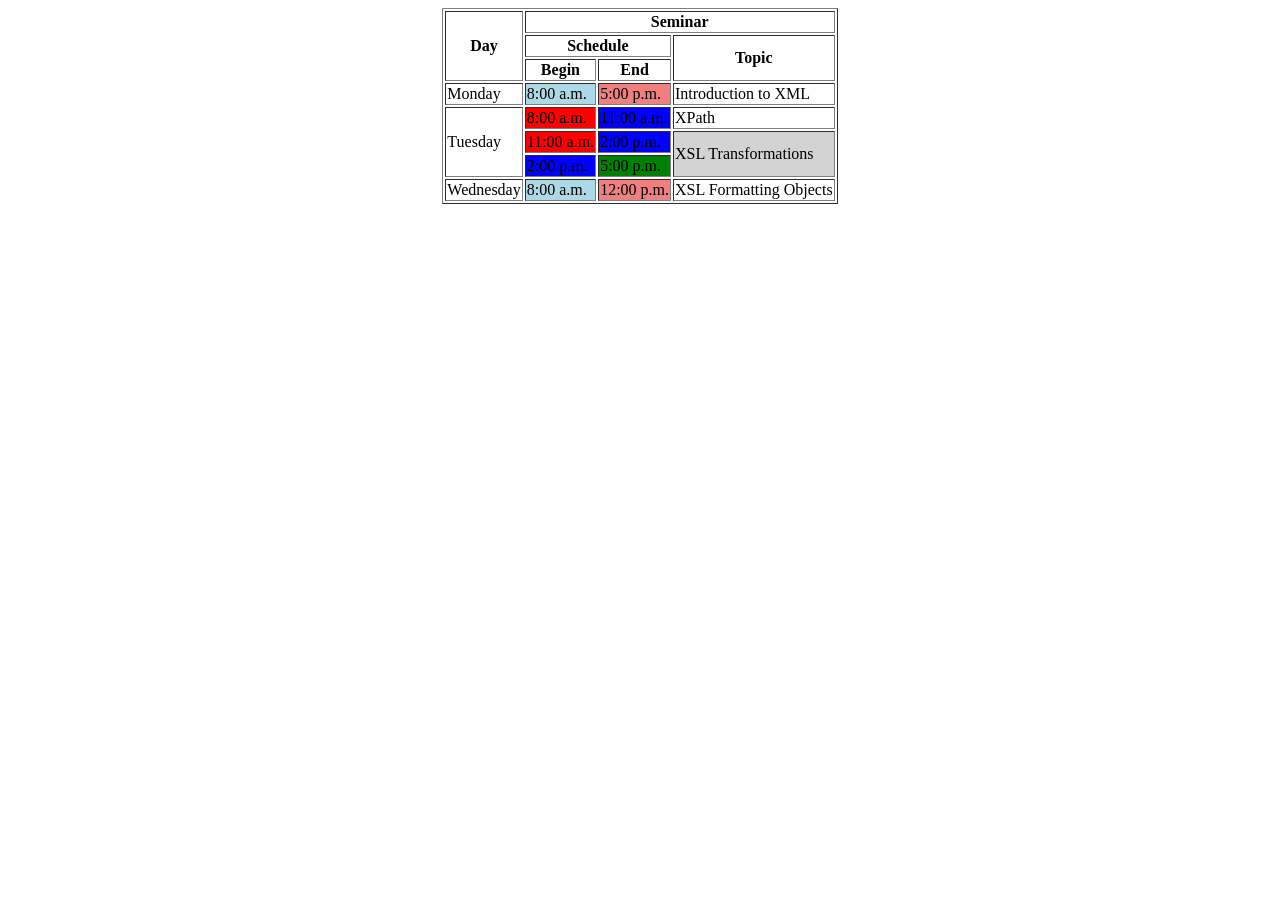
<file: Assignment-1/index.html>
<!DOCTYPE html>
<html>
<head>
    <title>Table Exam</title>
</head>

<body>

<table border="1" align="center" >

    <tr>
        <th rowspan="3">Day</th>
        <th colspan="3">Seminar</th>
    </tr>

    <tr>
        <th colspan="2">Schedule</th>
        <th rowspan="2">Topic</th>
    </tr>

    <tr>
        <th>Begin</th>
        <th>End</th>
    </tr>

    <tr>
        <td>Monday</td>
        <td bgcolor="lightblue">8:00 a.m.</td>
        <td bgcolor="lightcoral">5:00 p.m.</td>
        <td>Introduction to XML</td>
    </tr>

    <tr>
        <td rowspan="3">Tuesday</td>
        <td bgcolor="red">8:00 a.m.</td>
        <td bgcolor="blue">11:00 a.m.</td>
        <td>XPath</td>
    </tr>

    <tr>
        <td bgcolor="red">11:00 a.m.</td>
        <td bgcolor="blue">2:00 p.m.</td>
        <td bgcolor="lightgray" rowspan="2">XSL Transformations</td>
    </tr>

    <tr>
        <td bgcolor="blue">2:00 p.m.</td>
        <td bgcolor="green">5:00 p.m.</td>
    </tr>

    <tr>
        <td>Wednesday</td>
        <td bgcolor="lightblue">8:00 a.m.</td>
        <td bgcolor="lightcoral">12:00 p.m.</td>
        <td>XSL Formatting Objects</td>
    </tr>

</table>

</body>
</html>
</file>
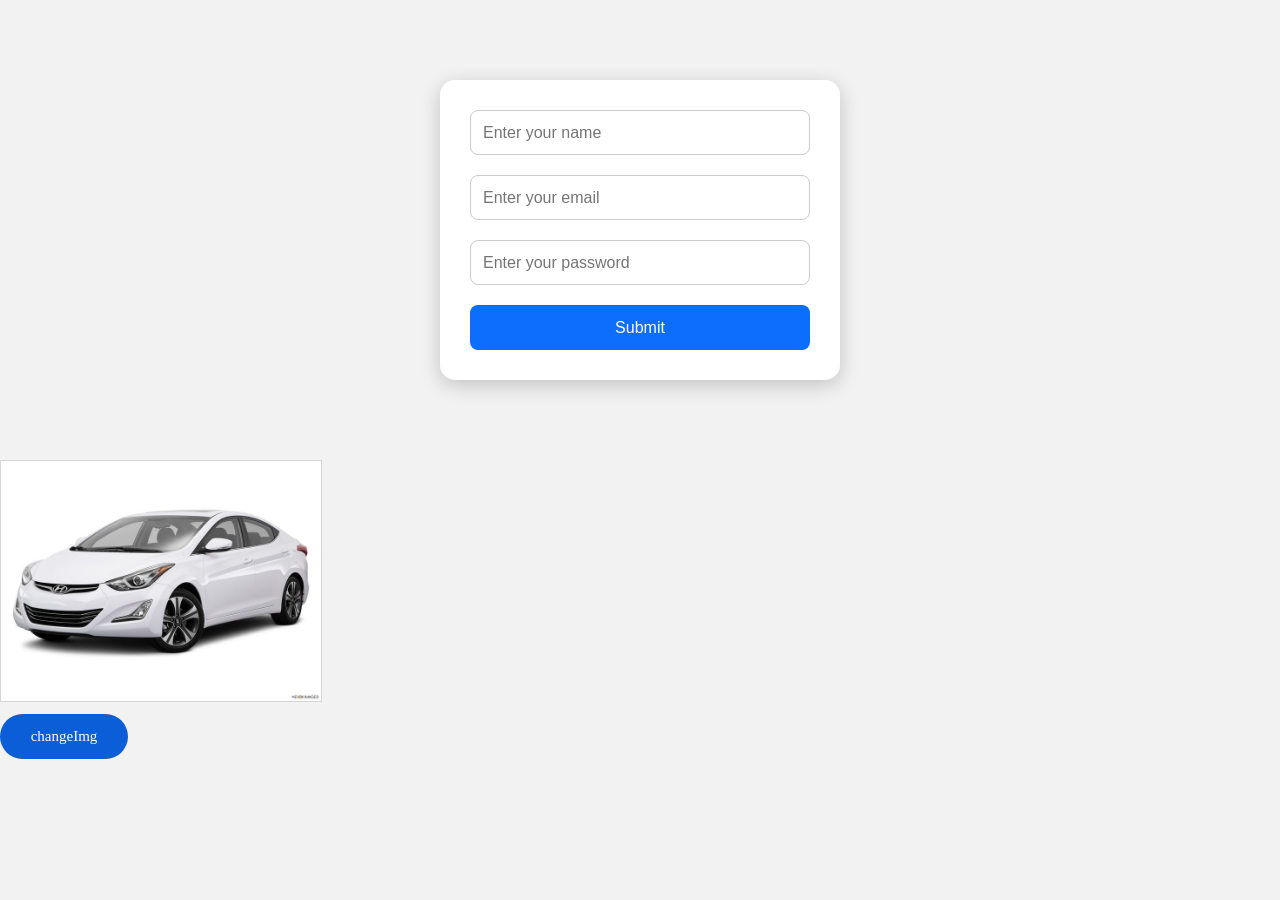
<file: Assignment-12/index.html>
<!DOCTYPE html>
    <html lang="en" dir="ltr">
    <head>
    <meta charset="UTF-8">
    <meta name="viewport" content="width=device-width, initial-scale=1.0">
    <title>Assignment-12</title>
    <link rel="stylesheet" href="css/all.css">
    <link rel="stylesheet" href="css/style.css">
    </head>
        <body>
            <div id="divContainer"></div>

            <img id="photo" src="images/hyundai-accent-rb.jpeg">
                <button id="changeImg">changeImg</button>



        <script src="js/script.js"></script>
        </body>
    </html>
</file>
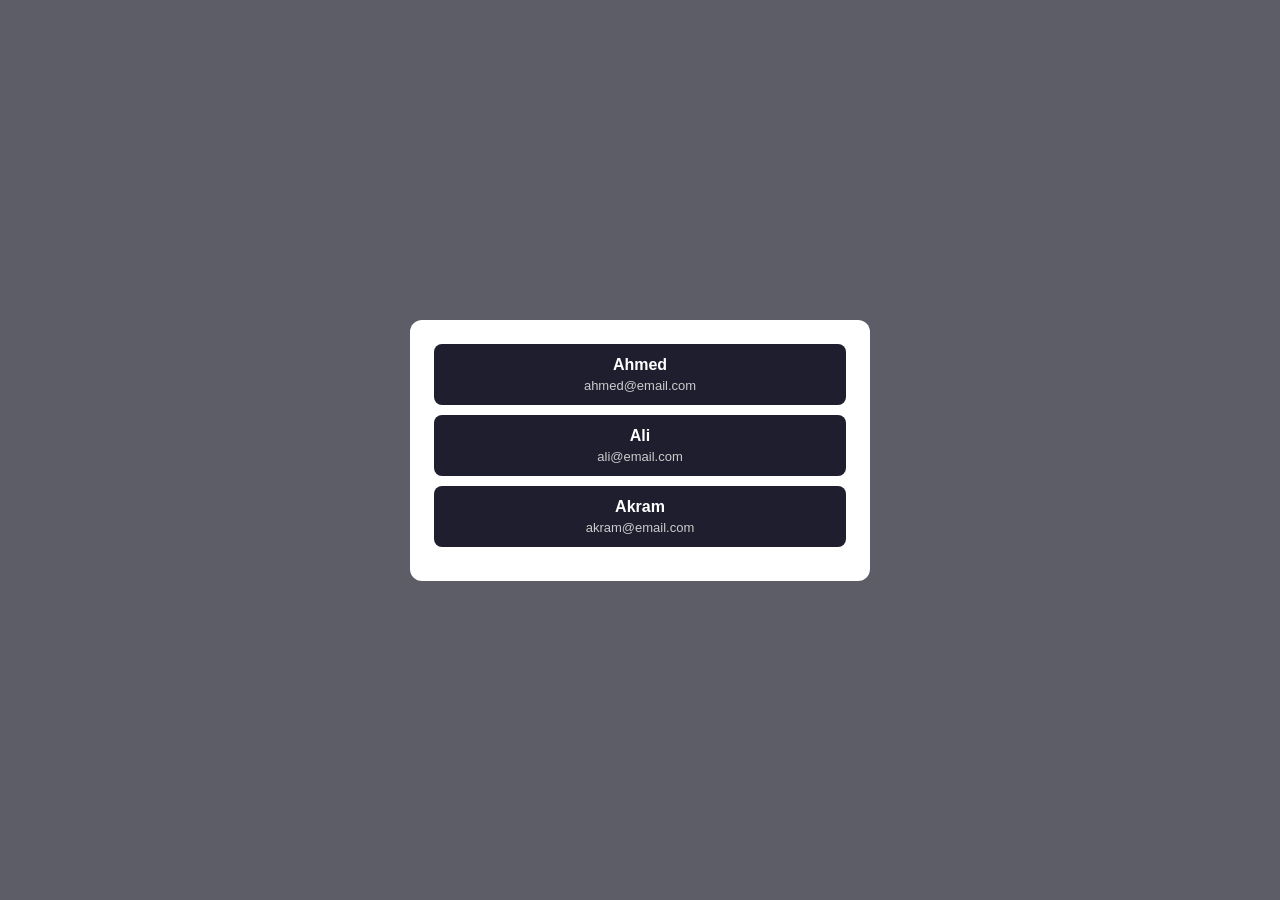
<file: Assignment-13/index.html>
<!DOCTYPE html>
    <html lang="ar" dir="rtl">
        <head>
        <meta charset="UTF-8">
        <meta name="viewport" content="width=device-width, initial-scale=1.0">
        <title>Assignment-13</title>
        <link rel="stylesheet" href="css/style.css">
        </head>
    <body>

        <div class="container">
            <div id="output"></div>
        </div>

        <script src="js/script.js"></script>
    </body>
</html>
</file>
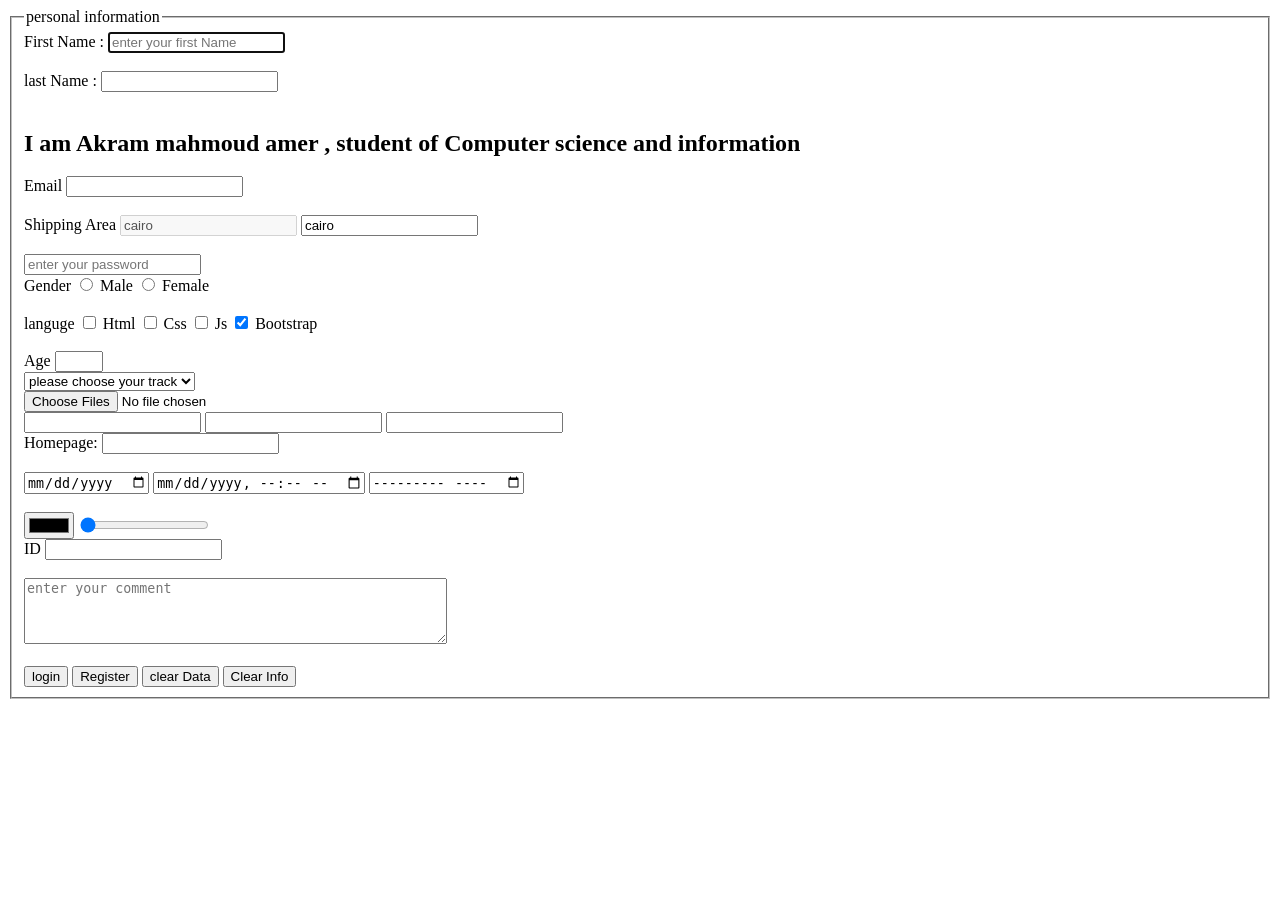
<file: Assignment-2/index.html>
<!DOCTYPE html>
    <html lang="en">
    <head>
        <meta charset="UTF-8">
    <meta name="viewport" content="width=device-width , initial-scale=1.0">
        <title>Assignment-2</title>
    </head>

    <body>


            <form>
                
                <fieldset>
                    <legend>personal information</legend>
        <div>
            <label>First Name :</label>
            <input type="text" autofocus autocomplete="off" name="firstName" required
                placeholder="enter your first Name">
        </div>
        <br>
        <div>
            <label>last Name : </label>
            <input type="text" autofocus id="userLastName" name="lastName">

        </div>
        <br>
        <div>
            <h2>I am Akram mahmoud amer , student of Computer science and information</h2>
            <label for="userEmail">Email</label>
            <input type="email" id="userEmail" name="userEmail">
        </div>
        <br>
        <div>

            <label for="">Shipping Area</label>
            <input type="text" name="shipping" value="cairo" disabled>
            <input type="text" name="shippingArea" value="cairo" readonly>
        </div>
        <br>
        <div>
            <input type="password" placeholder="enter your password">
        </div>

        <div>
            <label for="">Gender</label>
            <input type="radio" name="gender" value="0"> <label>Male</label>
            <input type="radio" name="gender" value="1"> <label>Female</label>
        </div>
        <br>

        <div>
            <label for="">languge</label>
            <input type="checkbox" name="courses[]" value="c++"> <label>Html</label>
            <input type="checkbox" name="courses[]" value="java"> <label>Css</label>
            <input type="checkbox" name="courses[]" value="js"> <label>Js</label>
            <input type="checkbox" name="courses[]" checked value="c#"> <label>Bootstrap</label>
        </div>

        <br>
        <div>
            <label for="">Age</label>
            <input type="number" name="userAge" min="10" max="20">
        </div>


        <select name="track" id="">
            <option value="10" disabled selected>please choose your track</option>
            <option value="0">Frontend</option>
            <option value="1">Backend</option>
            <option value="2">Network</option>
            <option value="3">flutter</option>
        </select>

        <br>

        <input type="file" name="userFile" multiple>
        <br>

        <input type="text" pattern="[A-Za-z]{3,5}" title="enter only 1 uppercase letter">
        <input type="text" pattern="[A-Za-z]+" title="enter only 1 uppercase letter">
        <input type="text" pattern="[0-9]+" title="enter only numbers">

        <br>
        <div>
            <label for="website">Homepage:</label>
            <input type="url" id="website" name="website" pattern="https?://.+" title="Include http://">
        </div>

        <br>
        <div>
            <input type="date" name="userDate">
            <input type="datetime-local">
            <input type="month">
        </div>
        <br>
        <input type="color">
        <input type="range" name="range" min="200" max="400" value="200">

        <div>
            <label for="">ID</label>
            <input type="text" minlength="10" maxlength="14">
        </div>
        <br>

        <div>
            <textarea name="userComment" id="" placeholder="enter your comment" cols="50" rows="4"></textarea>
        </div>



        <br>

        <input type="submit" value="login">
        <button type="submit">Register</button>

        <input type="reset" value="clear Data">
        <button type="reset">Clear Info</button>

    </fieldset>

    </form>



            
    </body>
    </html>
</file>
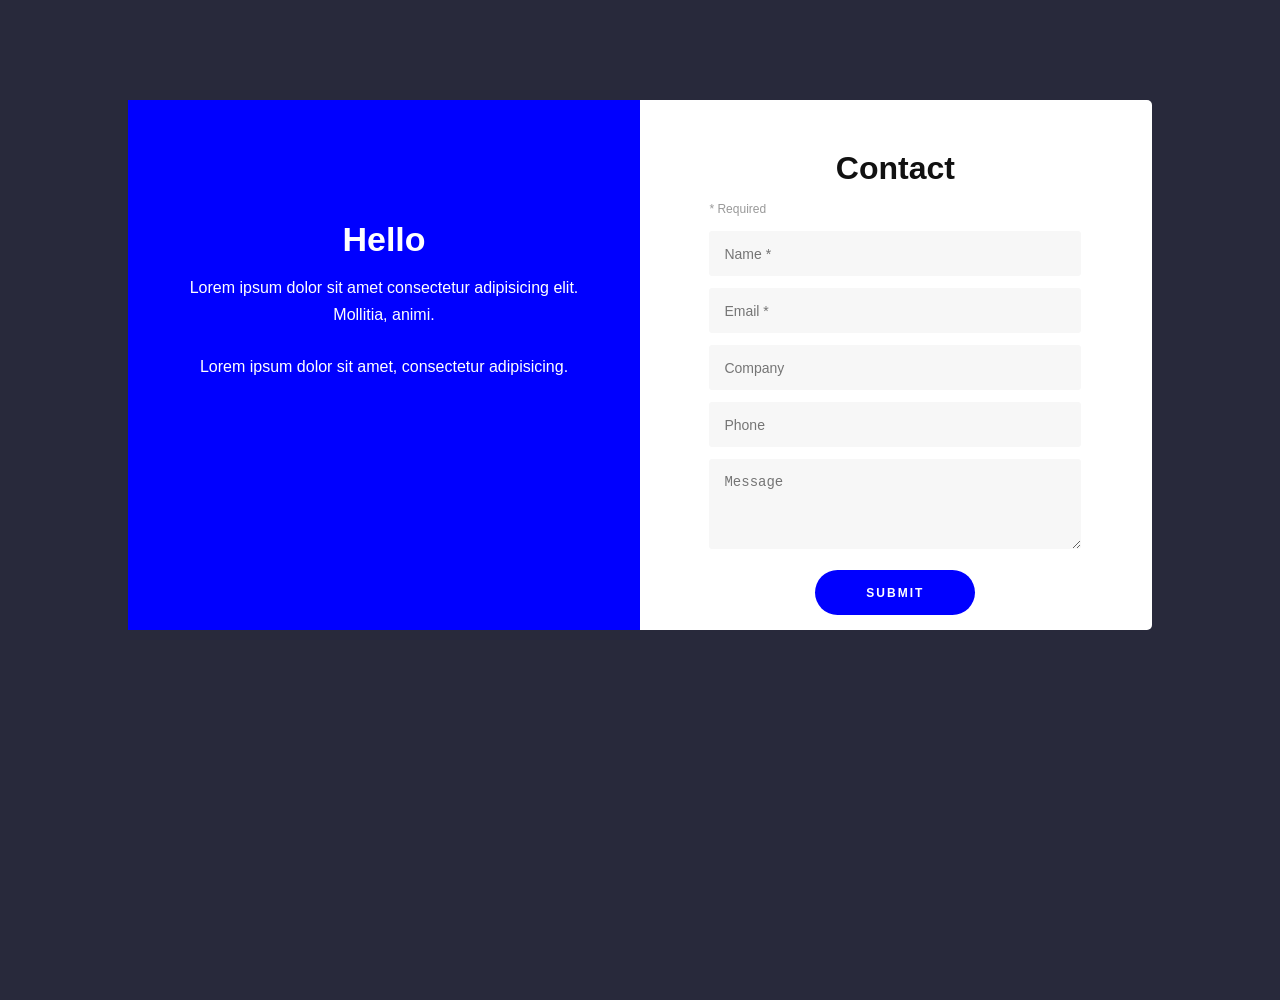
<file: Assignment-3/index.html>
<!DOCTYPE html>
<html lang="en">
<head>
    <meta charset="UTF-8">
    <meta name="viewport" content="width=device-width, initial-scale=1.0">
    <title>Assignment-3</title>
    <link rel="stylesheet" href="css/style.css">
</head>
<body>

    <div class="container">

        <div class="left-section">
            <h1 class="h1-left">Hello</h1>

            <p>
                Lorem ipsum dolor sit amet consectetur adipisicing elit. Mollitia, animi.</p>

            <p>Lorem ipsum dolor sit amet, consectetur adipisicing.</p>
        </div>

        <div class="right-section">
            <h2 class="h2-right">Contact</h2>

            <span class="required">* Required</span>

            <form>

                <input type="text" placeholder="Name *" required>

                <input type="email" placeholder="Email *" required>

                <input type="text" placeholder="Company">

                <input type="tel" placeholder="Phone">

                <textarea placeholder="Message"></textarea>

                <button type="submit">SUBMIT</button>

            </form>
        </div>

    </div>

</body>
</html>
</file>
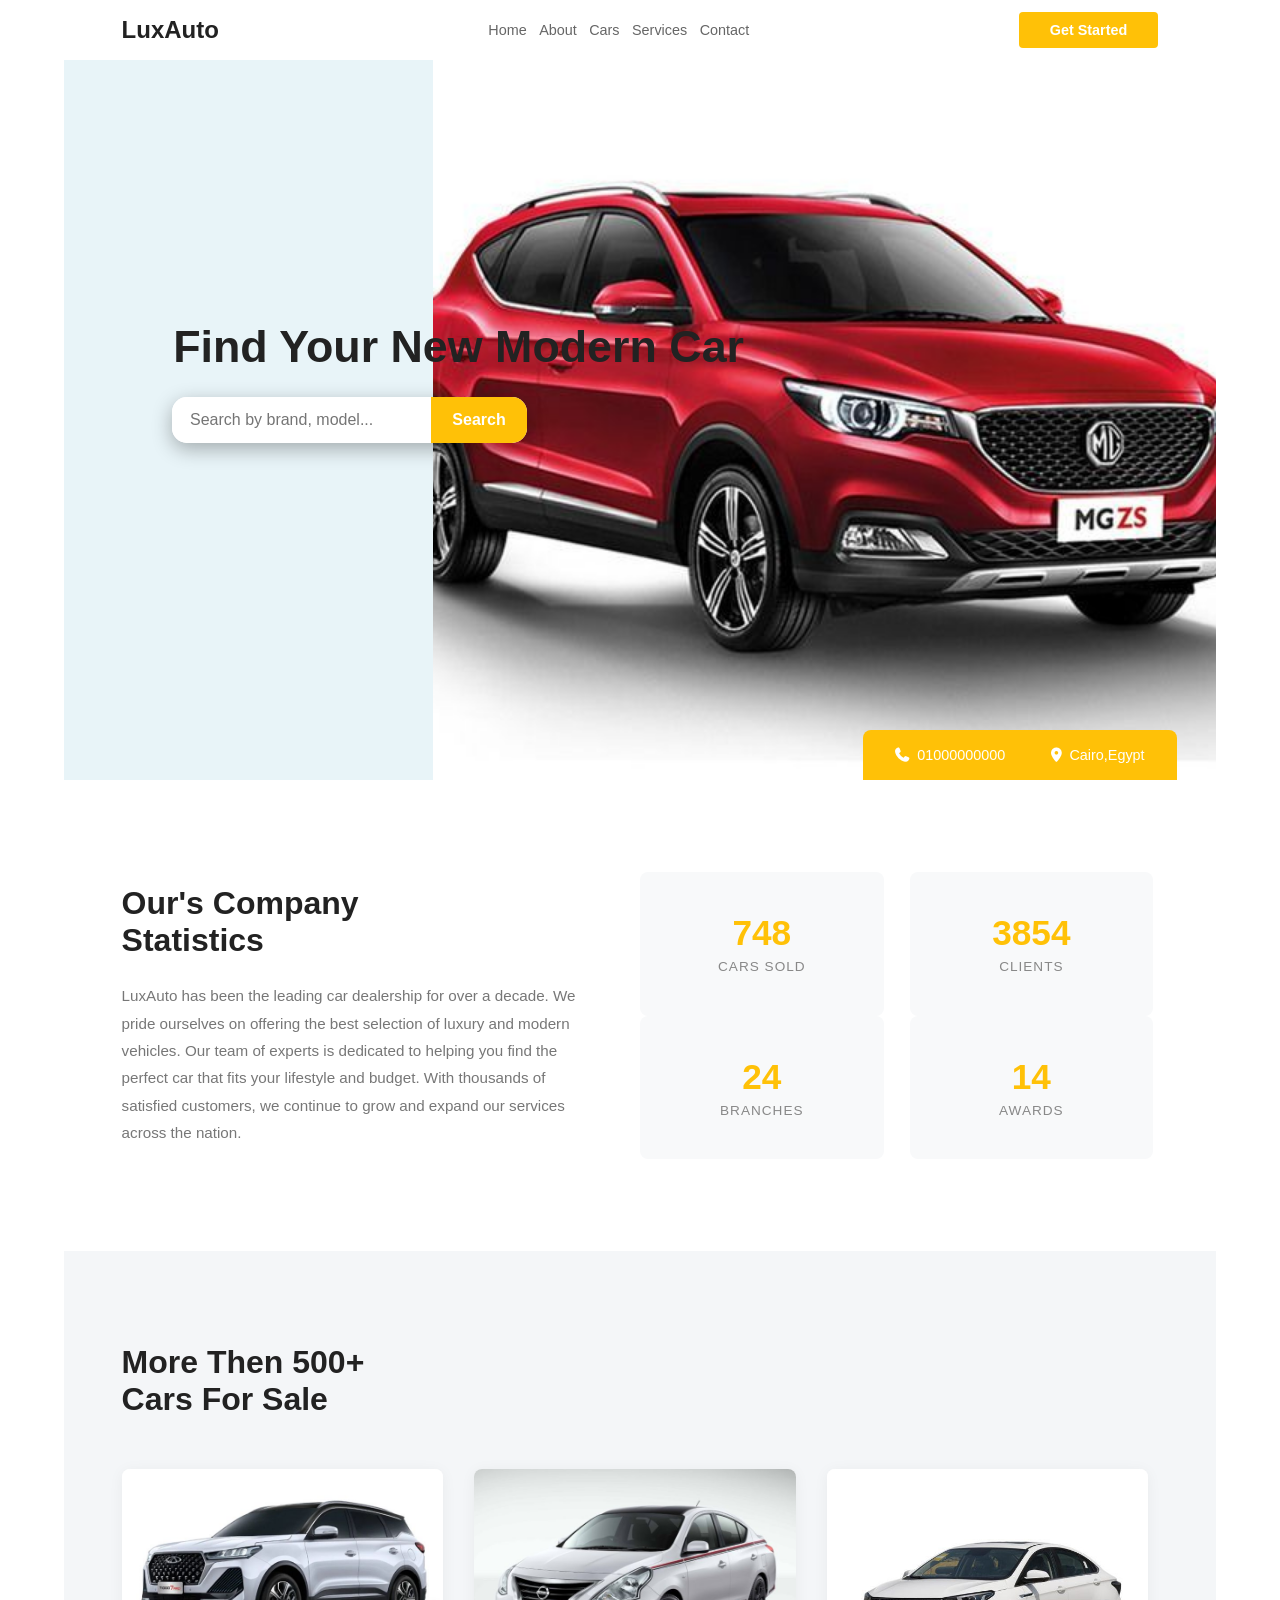
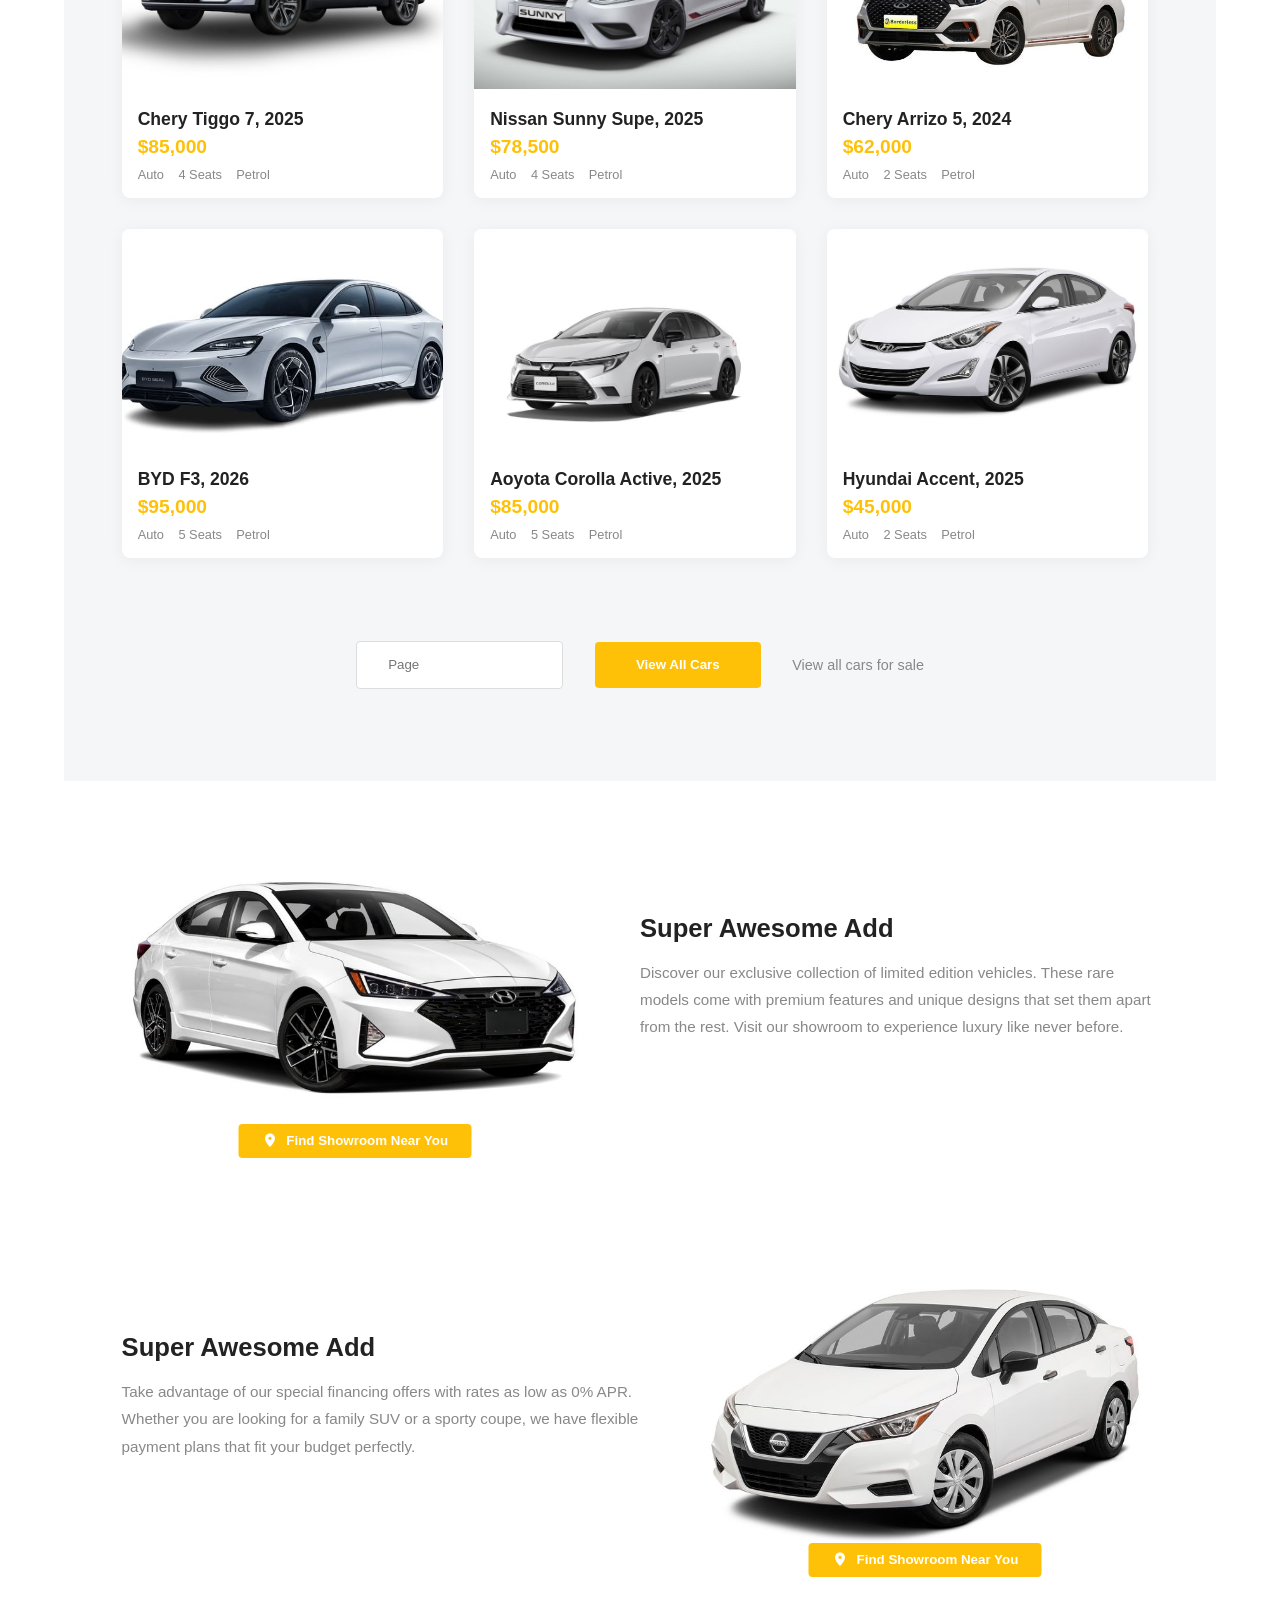
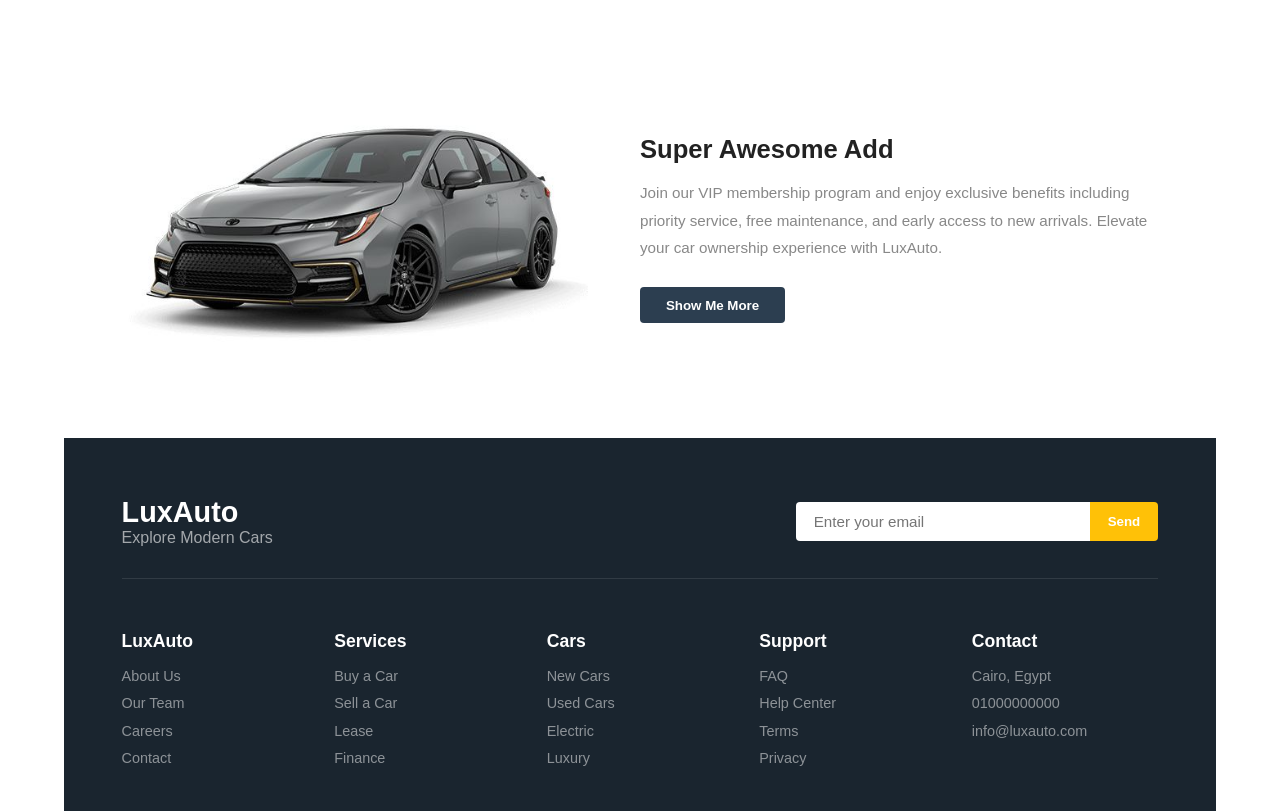
<file: Assignment-5/index.html>
<!DOCTYPE html>
<html lang="en">
<head>
    <meta charset="UTF-8">
    <meta name="viewport" content="width=device-width, initial-scale=1.0">
    <title>LuxAuto - Assignment-5</title>
    <link rel="stylesheet" href="css/style.css">
    <link rel="stylesheet" href="css/all.css">

</head>
<body>

    <div class="container">
    <nav class="navbar">
        <div class="logo">LuxAuto</div>
        <ul class="nav-links">
            <li><a href="#">Home</a></li>
            <li><a href="#">About</a></li>
            <li><a href="#">Cars</a></li>
            <li><a href="#">Services</a></li>
            <li><a href="#">Contact</a></li>
        </ul>
        <button class="nav-btn">Get Started</button>
    </nav>


    <section class="hero">
        <div class="hero-left">
            <h1>Find Your New Modern Car</h1>
            <div class="search-box">
                <input type="text" placeholder="Search by brand, model...">
                <button>Search</button>
            </div>
        </div>
        <div class="hero-right">
            <img src="./images/mg-zs.jpeg" alt="Modern Car">
            <div class="hero-bar">
                <span><i class="fa-solid fa-phone"></i> 01000000000</span>
                <span><i class="fa-solid fa-location-dot"></i> Cairo,Egypt</span>
            </div>
        </div>
    </section>
    

    <section class="statistics">
        <div class="stats-left">
            <h2>Our's Company<br>Statistics</h2>
            <p>LuxAuto has been the leading car dealership for over a decade. We pride ourselves on offering the best selection of luxury and modern vehicles. Our team of experts is dedicated to helping you find the perfect car that fits your lifestyle and budget. With thousands of satisfied customers, we continue to grow and expand our services across the nation.</p>
        </div>
        <div class="stats-right">
            <div class="stat-box">
                <h3>748</h3>
                <p>Cars Sold</p>
            </div>
            <div class="stat-box">
                <h3>3854</h3>
                <p>Clients</p>
            </div>
            <div class="stat-box">
                <h3>24</h3>
                <p>Branches</p>
            </div>
            <div class="stat-box">
                <h3>14</h3>
                <p>Awards</p>
            </div>
        </div>
    </section>

    <section class="cars-section">
        <h2>More Then 500+<br>Cars For Sale</h2>
        <div class="cars-grid">
            <div class="car-card">
                <img src="./images/chery-tiggo7.jpeg" alt="Car">
                <div class="car-info">
                    <h4>Chery Tiggo 7, 2025</h4>
                    <div class="price">$85,000</div>
                    <div class="car-meta">
                        <span>Auto</span>
                        <span>4 Seats</span>
                        <span>Petrol</span>
                    </div>
                </div>
            </div>
            <div class="car-card">
                <img src="./images/nissan-sunny-super.jpeg" alt="Car">
                <div class="car-info">
                    <h4>Nissan Sunny Supe, 2025</h4>
                    <div class="price">$78,500</div>
                    <div class="car-meta">
                        <span>Auto</span>
                        <span>4 Seats</span>
                        <span>Petrol</span>
                    </div>
                </div>
            </div>
            <div class="car-card">
                <img src="./images/chery-arrizo5.jpeg" alt="Car">
                <div class="car-info">
                    <h4>Chery Arrizo 5, 2024</h4>
                    <div class="price">$62,000</div>
                    <div class="car-meta">
                        <span>Auto</span>
                        <span>2 Seats</span>
                        <span>Petrol</span>
                    </div>
                </div>
            </div>
            <div class="car-card">
                <img src="./images/byd-f3.jpeg" alt="Car">
                <div class="car-info">
                    <h4>BYD F3, 2026</h4>
                    <div class="price">$95,000</div>
                    <div class="car-meta">
                        <span>Auto</span>
                        <span>5 Seats</span>
                        <span>Petrol</span>
                    </div>
                </div>
            </div>
            <div class="car-card">
                <img src="./images/toyota-corolla-active.jpeg" alt="Car">
                <div class="car-info">
                    <h4>Aoyota Corolla Active, 2025</h4>
                    <div class="price">$85,000</div>
                    <div class="car-meta">
                        <span>Auto</span>
                        <span>5 Seats</span>
                        <span>Petrol</span>
                    </div>
                </div>
            </div>
            <div class="car-card">
                <img src="./images/hyundai-accent-rb.jpeg" alt="Car">
                <div class="car-info">
                    <h4>Hyundai Accent, 2025</h4>
                    <div class="price">$45,000</div>
                    <div class="car-meta">
                        <span>Auto</span>
                        <span>2 Seats</span>
                        <span>Petrol</span>
                    </div>
                </div>
            </div>
        </div>
        <div class="cars-footer">
            <input type="text" placeholder="Page">
            <button class="btn-yellow">View All Cars</button>
            <a href="#">View all cars for sale</a>
        </div>
    </section>



    <section class="promo-section">
        <div class="promo-img">
            <img src="./images/hyundai-elantra.jpeg" alt="Promo">
            <button class="promo-btn"><i class="fa-solid fa-location-dot"></i> Find Showroom Near You</button>
        </div>
        <div class="promo-text">
            <h3>Super Awesome Add</h3>
            <p>Discover our exclusive collection of limited edition vehicles. These rare models come with premium features and unique designs that set them apart from the rest. Visit our showroom to experience luxury like never before.</p>
        </div>
    </section>

    <section class="promo-section">
        <div class="promo-text">
            <h3>Super Awesome Add</h3>
            <p>Take advantage of our special financing offers with rates as low as 0% APR. Whether you are looking for a family SUV or a sporty coupe, we have flexible payment plans that fit your budget perfectly.</p>
        </div>
        <div class="promo-img">
            <img src="./images/nissan-sunny.jpeg" alt="Promo">
            <button class="promo-btn"><i class="fa-solid fa-location-dot"></i> Find Showroom Near You</button>
        </div>
    </section>

    <section class="promo-section">
        <div class="promo-img">
            <img src="./images/toyota-corolla-comfort.jpeg" alt="Promo">
        </div>
        <div class="promo-text">
            <h3>Super Awesome Add</h3>
            <p>Join our VIP membership program and enjoy exclusive benefits including priority service, free maintenance, and early access to new arrivals. Elevate your car ownership experience with LuxAuto.</p>
            <button class="btn-dark">Show Me More</button>
        </div>
    </section>

    <footer class="footer">
        <div class="footer-top">
            <div class="footer-brand">
                <h2>LuxAuto</h2>
                <p>Explore Modern Cars</p>
            </div>
            <div class="footer-newsletter">
                <input type="email" placeholder="Enter your email">
                <button>Send</button>
            </div>
        </div>
        <div class="footer-links">
            <div class="footer-col">
                <h4>LuxAuto</h4>
                <ul>
                    <li><a href="#">About Us</a></li>
                    <li><a href="#">Our Team</a></li>
                    <li><a href="#">Careers</a></li>
                    <li><a href="#">Contact</a></li>
                </ul>
            </div>
            <div class="footer-col">
                <h4>Services</h4>
                <ul>
                    <li><a href="#">Buy a Car</a></li>
                    <li><a href="#">Sell a Car</a></li>
                    <li><a href="#">Lease</a></li>
                    <li><a href="#">Finance</a></li>
                </ul>
            </div>
            <div class="footer-col">
                <h4>Cars</h4>
                <ul>
                    <li><a href="#">New Cars</a></li>
                    <li><a href="#">Used Cars</a></li>
                    <li><a href="#">Electric</a></li>
                    <li><a href="#">Luxury</a></li>
                </ul>
            </div>
            <div class="footer-col">
                <h4>Support</h4>
                <ul>
                    <li><a href="#">FAQ</a></li>
                    <li><a href="#">Help Center</a></li>
                    <li><a href="#">Terms</a></li>
                    <li><a href="#">Privacy</a></li>
                </ul>
            </div>
            <div class="footer-col">
                <h4>Contact</h4>
                <ul>
                    <li><a href="#">Cairo, Egypt</a></li>
                    <li><a href="#">01000000000</a></li>
                    <li><a href="#">info@luxauto.com</a></li>
                </ul>
            </div>
        </div>
    </footer>
    </div>

</body>
</html>
</file>
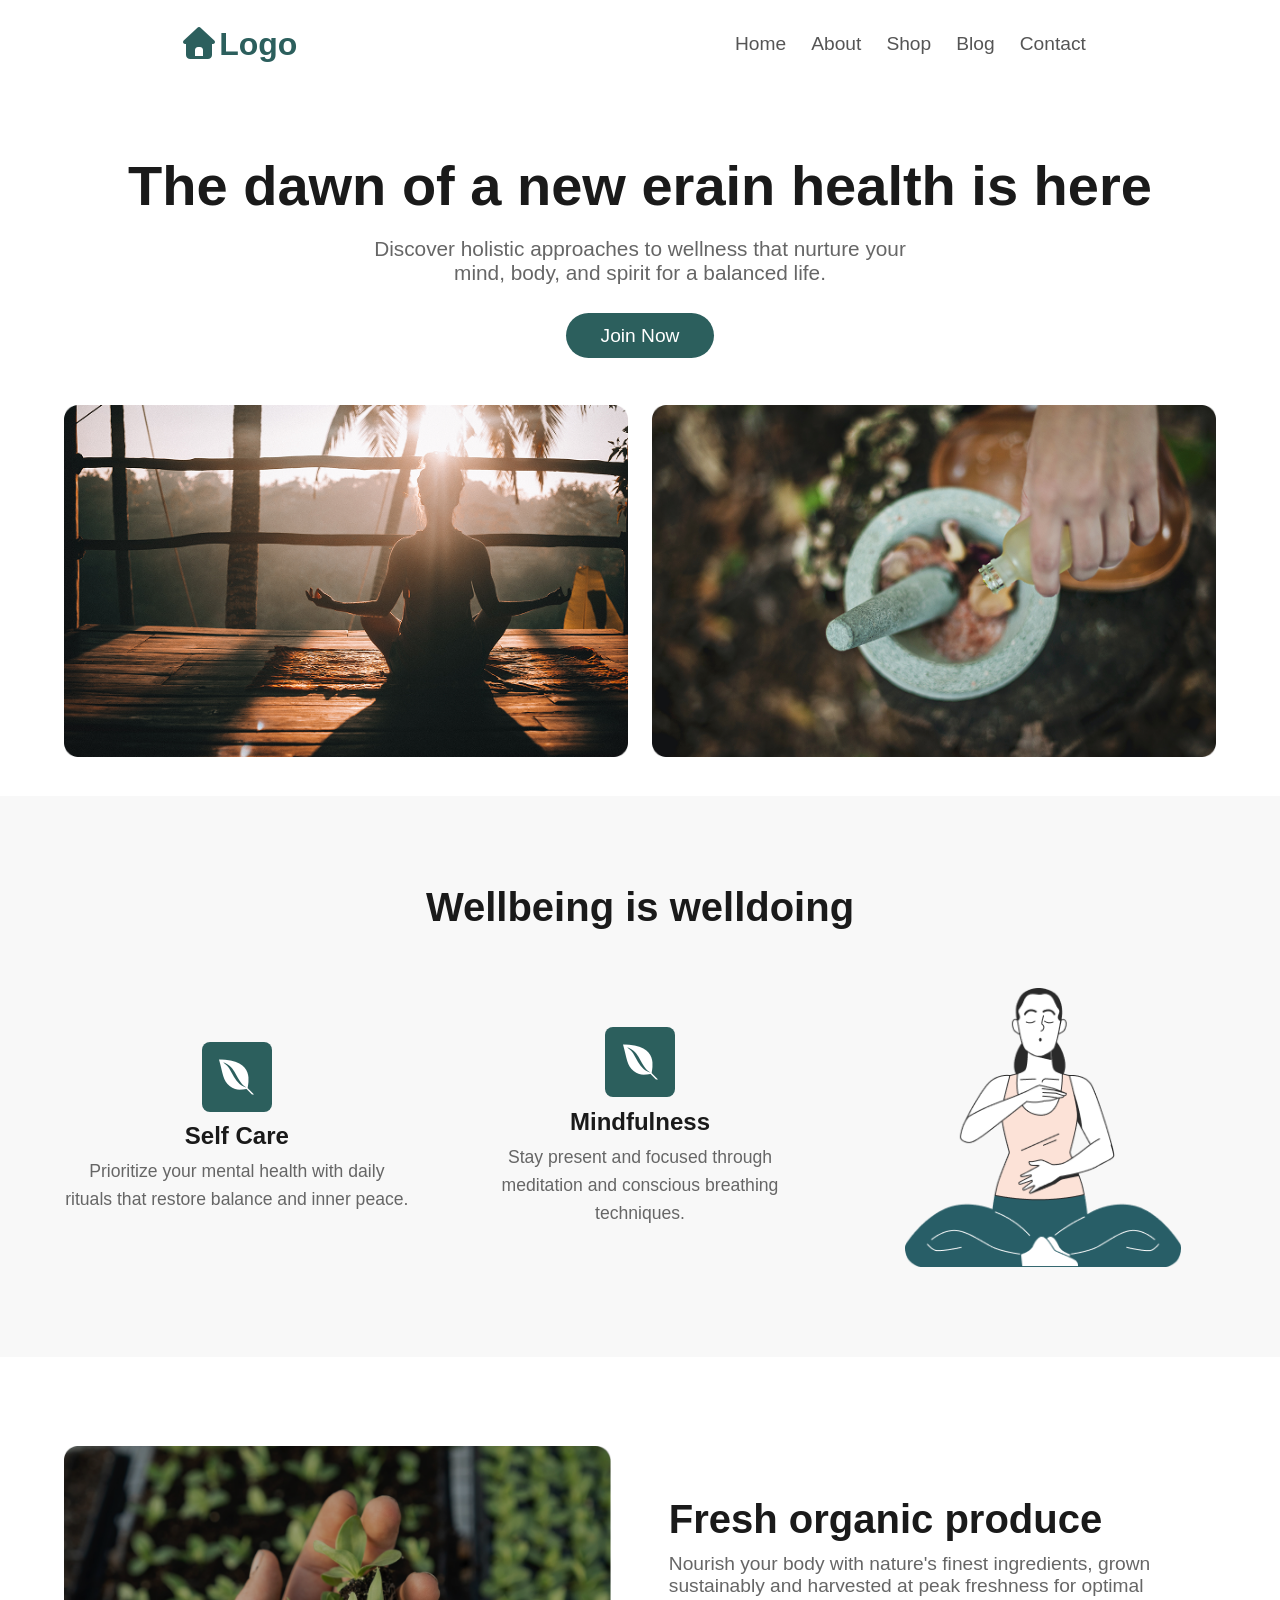
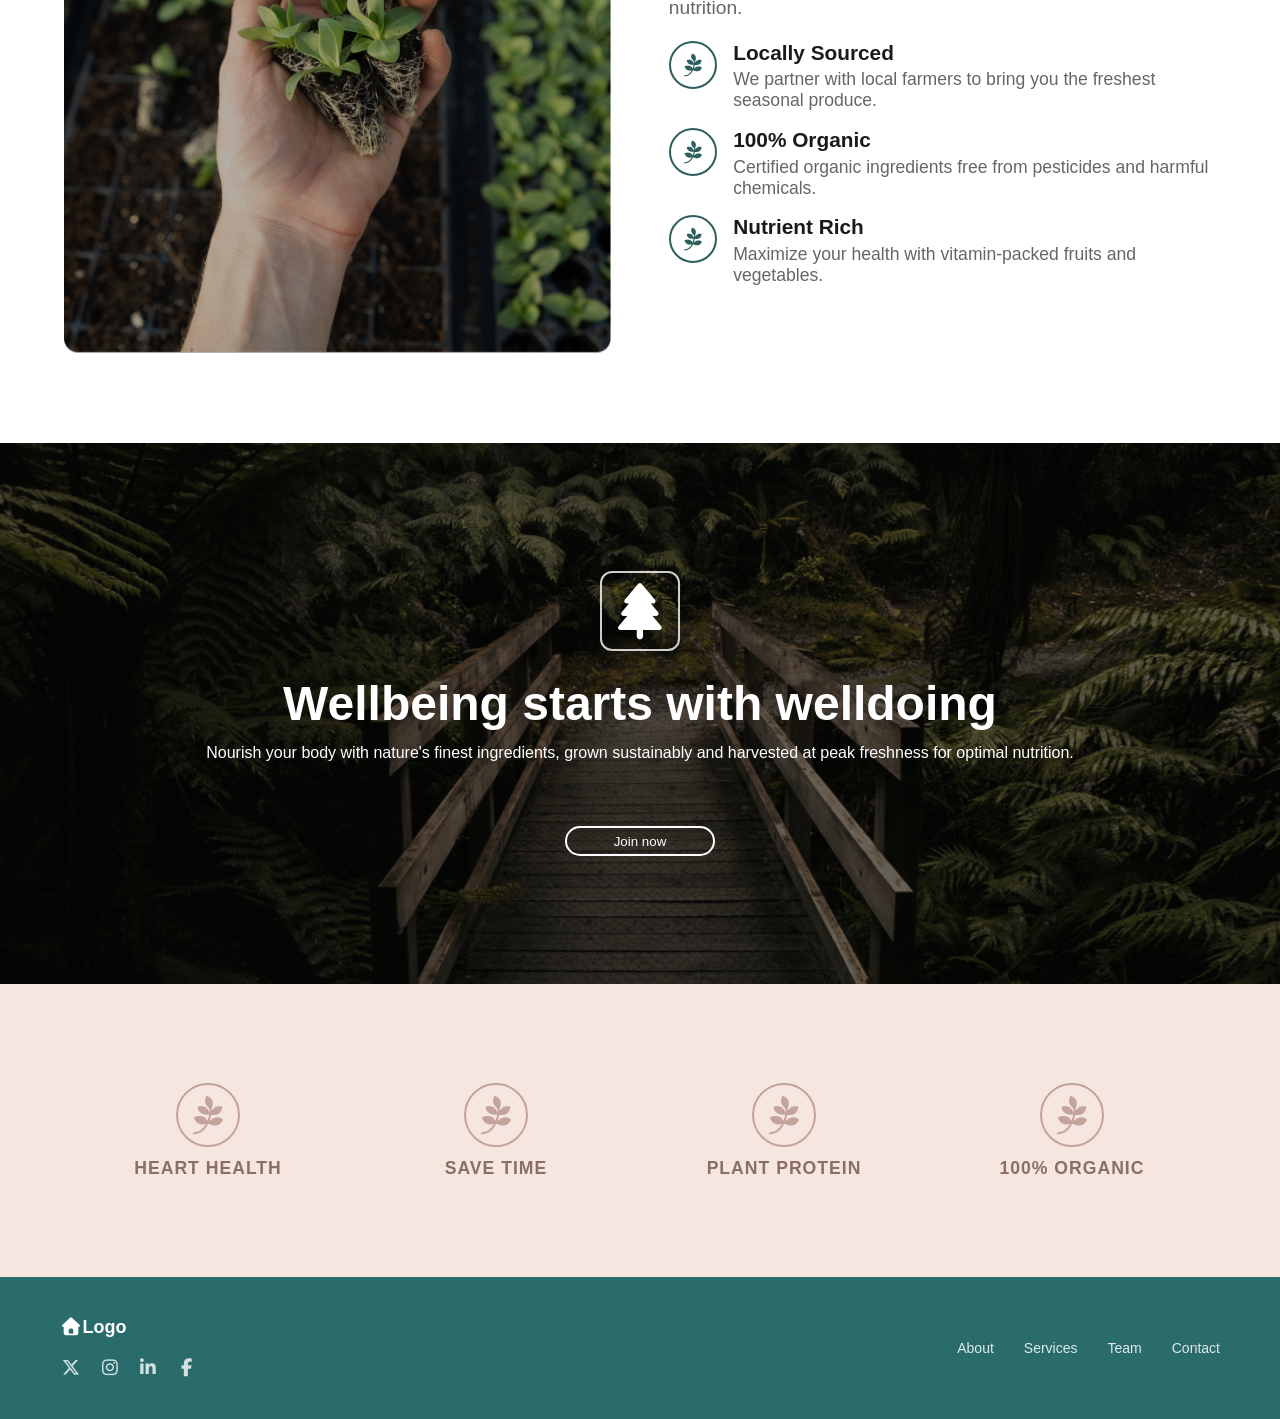
<file: Assignment-6/index.html>
<!DOCTYPE html>
<html lang="en">
<head>
    <meta charset="UTF-8">
    <meta name="viewport" content="width=device-width, initial-scale=1.0">
    <title>Assigment-6</title>
    <link rel="stylesheet" href="css/all.css">
    <link rel="stylesheet" href="css/style.css">
    
</head>
<body>

    <!-- Header -->
    <header>
        <div class="container">
            <nav>
                <a href="#" class="logo"><i class="fa-solid fa-house"></i>Logo</a>
                <ul class="nav-links">
                    <li><a href="#">Home</a></li>
                    <li><a href="#">About</a></li>
                    <li><a href="#">Shop</a></li>
                    <li><a href="#">Blog</a></li>
                    <li><a href="#">Contact</a></li>
                </ul>
                <div class="mobile-menu">
                    <span></span>
                    <span></span>
                    <span></span>
                </div>
            </nav>
        </div>
    </header>

    <!-- Hero -->
    <section class="hero">
        <div class="container">
            <h1>The dawn of a new erain health is here</h1>
            <p>Discover holistic approaches to wellness that nurture your mind, body, and spirit for a balanced life.</p>
            <a href="#" class="btn">Join Now</a>
            <div class="hero-images">
                <img src="./images/hero1.jpeg" alt="Meditation">
                <img src="./images/hero2.jpeg" alt="Wellness">
            </div>
        </div>
    </section>

    <!-- Wellbeing -->
    <section class="wellbeing">
        <div class="container">
            <div class="section-header">
                <h2>Wellbeing is welldoing</h2>
            </div>
            <div class="wellbeing-grid">
                <div class="wellbeing-card">
                    <div class="icon-box">
                        <i class="fa-brands fa-envira"></i>
                    </div>
                    <h3>Self Care</h3>
                    <p>Prioritize your mental health with daily rituals that restore balance and inner peace.</p>
                </div>
                <div class="wellbeing-card">
                    <div class="icon-box">
                        <i class="fa-brands fa-envira"></i>
                    </div>
                    <h3>Mindfulness</h3>
                    <p>Stay present and focused through meditation and conscious breathing techniques.</p>
                </div>
                <div class="wellbeing-image">
                    <img src="./images/Group.png" alt="Yoga">
                </div>
            </div>
        </div>
    </section>

    <!-- Fresh Organic -->
    <section class="fresh-organic">
        <div class="container">
            <div class="fresh-grid">
                <div class="fresh-image">
                    <img src="./images/Group 15.png" alt="Fresh produce">
                </div>
                <div class="fresh-content">
                    <h2>Fresh organic produce</h2>
                    <p>Nourish your body with nature's finest ingredients, grown sustainably and harvested at peak freshness for optimal nutrition.</p>
                    <ul class="feature-list">
                        <li>
                            <div class="icon"><i class="fa-brands fa-pagelines"></i></div>
                            <div>
                                <h4>Locally Sourced</h4>
                                <p>We partner with local farmers to bring you the freshest seasonal produce.</p>
                            </div>
                        </li>
                        <li>
                            <div class="icon"><i class="fa-brands fa-pagelines"></i></div>
                            <div>
                                <h4>100% Organic</h4>
                                <p>Certified organic ingredients free from pesticides and harmful chemicals.</p>
                            </div>
                        </li>
                        <li>
                            <div class="icon"><i class="fa-brands fa-pagelines"></i></div>
                            <div>
                                <h4>Nutrient Rich</h4>
                                <p>Maximize your health with vitamin-packed fruits and vegetables.</p>
                            </div>
                        </li>
                    </ul>
                </div>
            </div>
        </div>
    </section>


    <!-- Forest -->
    <section class="forest">
        <div class="forest-content">
            <div class="icon-big">
                <i class="fa-solid fa-tree"></i>
            </div>
            <h2>Wellbeing starts with welldoing</h2>
            <p>Nourish your body with nature's finest ingredients, grown sustainably and harvested at peak freshness for optimal nutrition.</p>
            <button class="btn-forest">Join now</button>
        </div>
    </section>

    <!-- Pink Section -->
    <section class="pink-section">
        <div class="container">
            <div class="pink-grid">
                <div class="pink-card">
                    <div class="icon-pink">
                        <i class="fa-brands fa-pagelines"></i>
                    </div>
                    <h4>Heart Health</h4>
                </div>
                <div class="pink-card">
                    <div class="icon-pink">
                        <i class="fa-brands fa-pagelines"></i>
                    </div>
                    <h4>Save Time</h4>
                </div>
                <div class="pink-card">
                    <div class="icon-pink">
                        <i class="fa-brands fa-pagelines"></i>
                    </div>
                    <h4>Plant Protein</h4>
                </div>
                <div class="pink-card">
                    <div class="icon-pink">
                        <i class="fa-brands fa-pagelines"></i>
                    </div>
                    <h4>100% Organic</h4>
                </div>
            </div>
        </div>
    </section>

    <!-- Footer -->
    <footer class="footer">
        <div class="footer__logo-section">
            <div class="footer__logo">
                <span><i class="fa-solid fa-house"></i>Logo</span>
            </div>
            <div class="footer__social">
                <a href="#" class="footer__social-link" aria-label="Twitter">
                    <i class="fa-brands fa-x-twitter"></i>
                </a>
                <a href="#" class="footer__social-link" aria-label="Instagram">
                    <i class="fa-brands fa-instagram"></i>
                </a>
                <a href="#" class="footer__social-link" aria-label="LinkedIn">
                    <i class="fa-brands fa-linkedin-in"></i>
                </a>
                <a href="#" class="footer__social-link" aria-label="Facebook">
                    <i class="fa-brands fa-facebook-f"></i>
                </a>
            </div>
        </div>

        <nav class="footer__nav">
            <a href="#" class="footer__nav-link">About</a>
            <a href="#" class="footer__nav-link">Services</a>
            <a href="#" class="footer__nav-link">Team</a>
            <a href="#" class="footer__nav-link">Contact</a>
        </nav>
    </footer>

</body>
</html>
</file>
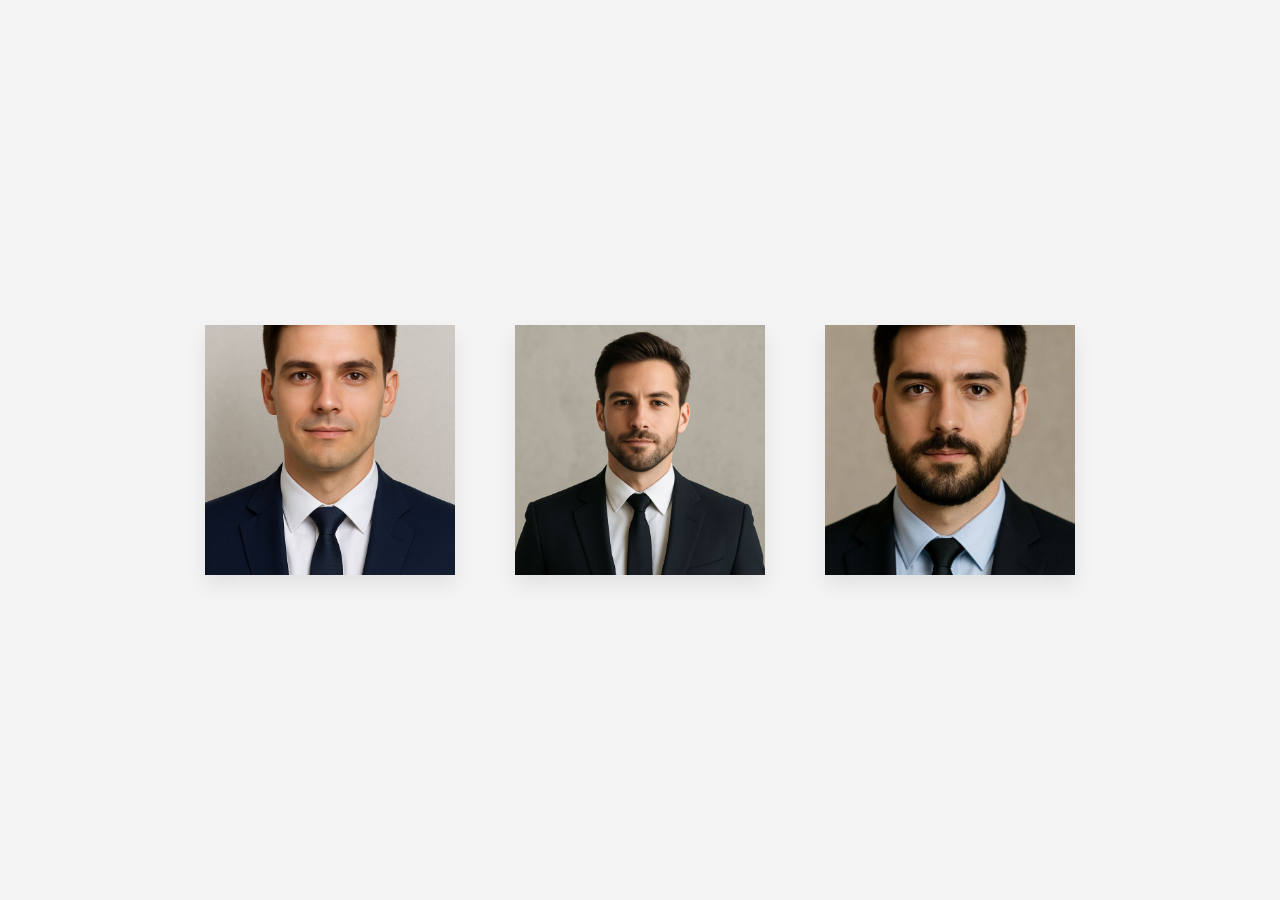
<file: Assignment-7/index.html>
<!DOCTYPE html>
<html lang="en">
    <head>
        <meta charset="UTF-8">
        <meta name="viewport" content="width=device-width, initial-scale=1.0">
        <title>Assignment-7</title>
        <link rel="stylesheet" href="css/style.css">
    </head>

        <body>
            <div class="team-container">
            <!-- Card 1 -->
            <div class="card">
                <div class="card-info">
                <h3>Ali Mohamed</h3>
                <p>Graphic Designer</p>
                </div>
                <div class="card-img">
                <img src="./images/img1.jpeg" alt="">
                </div>
            </div>

            <!-- Card 2 -->
            <div class="card">
                <div class="card-info">
                <h3>Hassan Ali</h3>
                <p>Digital Marketing</p>
                </div>
                <div class="card-img">
                <img src="./images/img2.jpeg" alt="">
                </div>
            </div>

            <!-- Card 3 -->
            <div class="card">
                <div class="card-info">
                <h3>Akram Amer</h3>
                <p>Front_End Developer</p>
                </div>
                <div class="card-img">
                <img src="./images/img3.jpeg" alt="">
                </div>
            </div>
        </div>

</body>

</html>
</file>
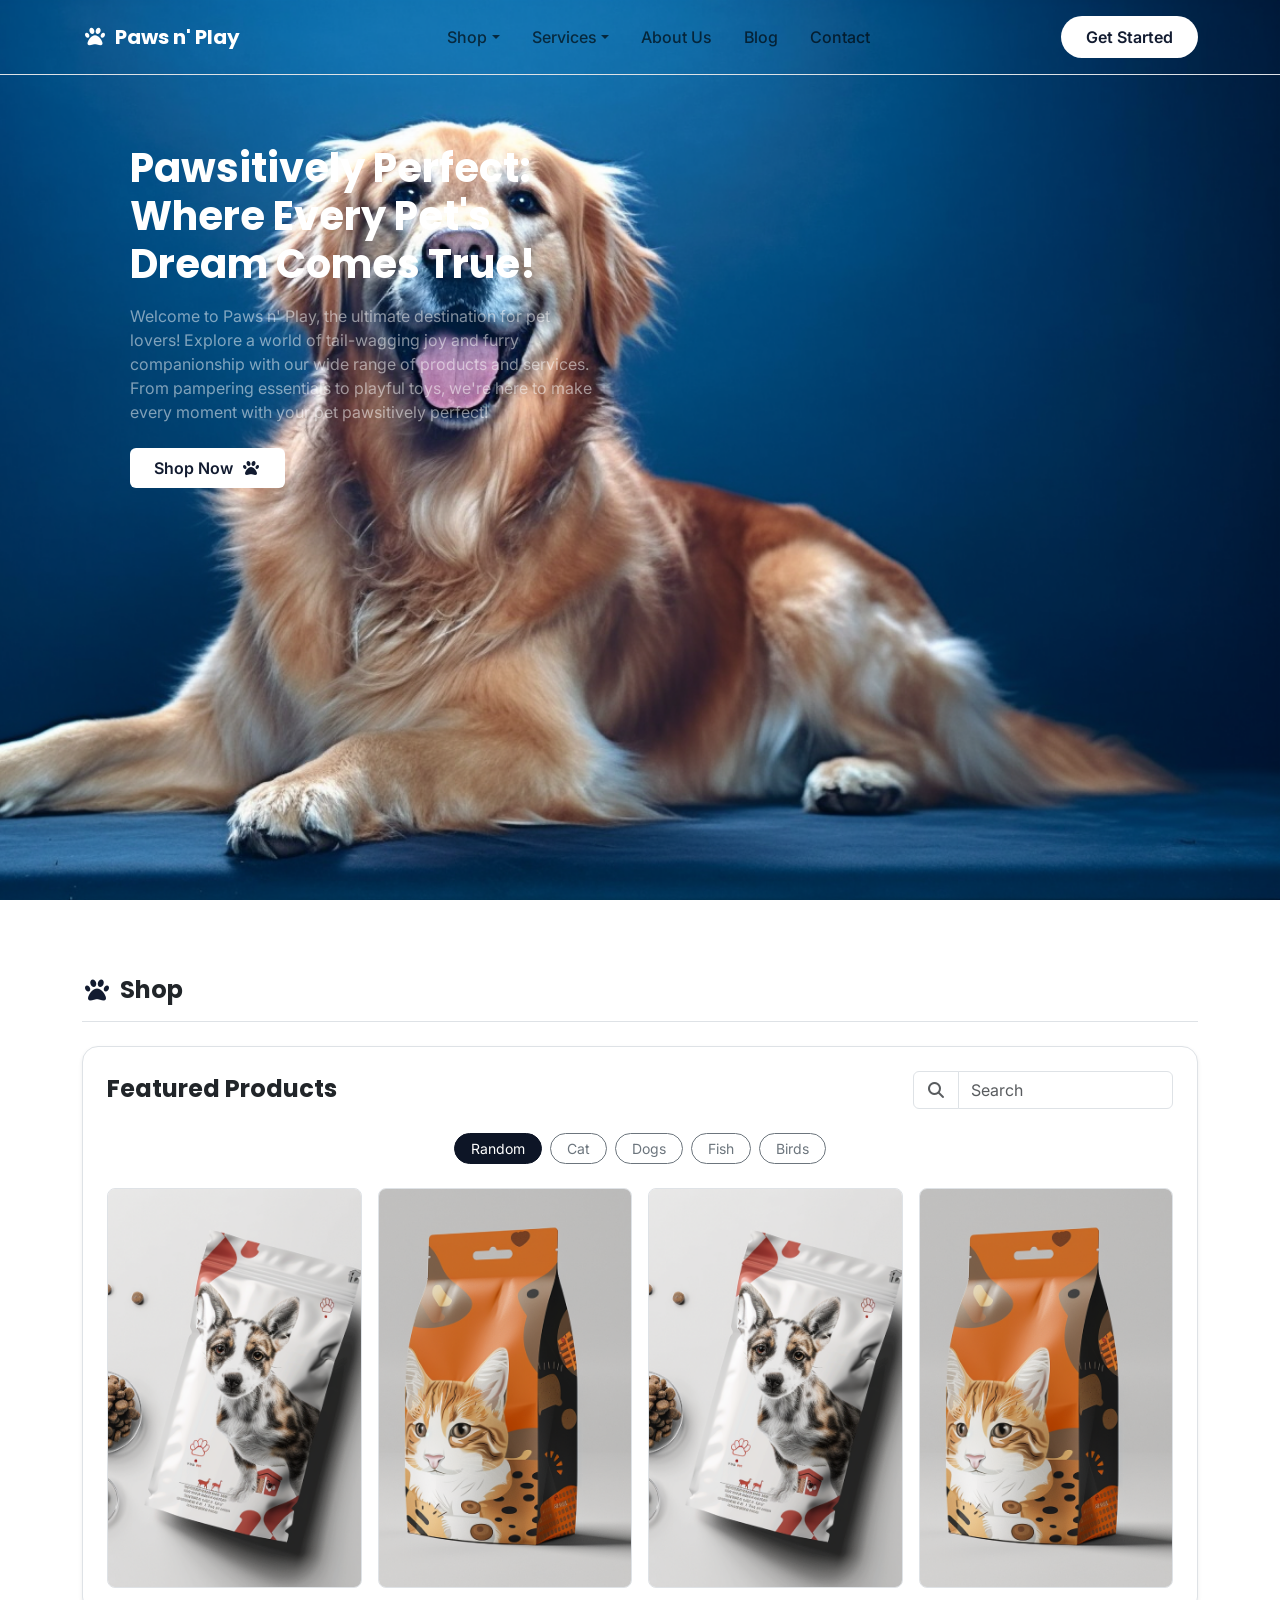
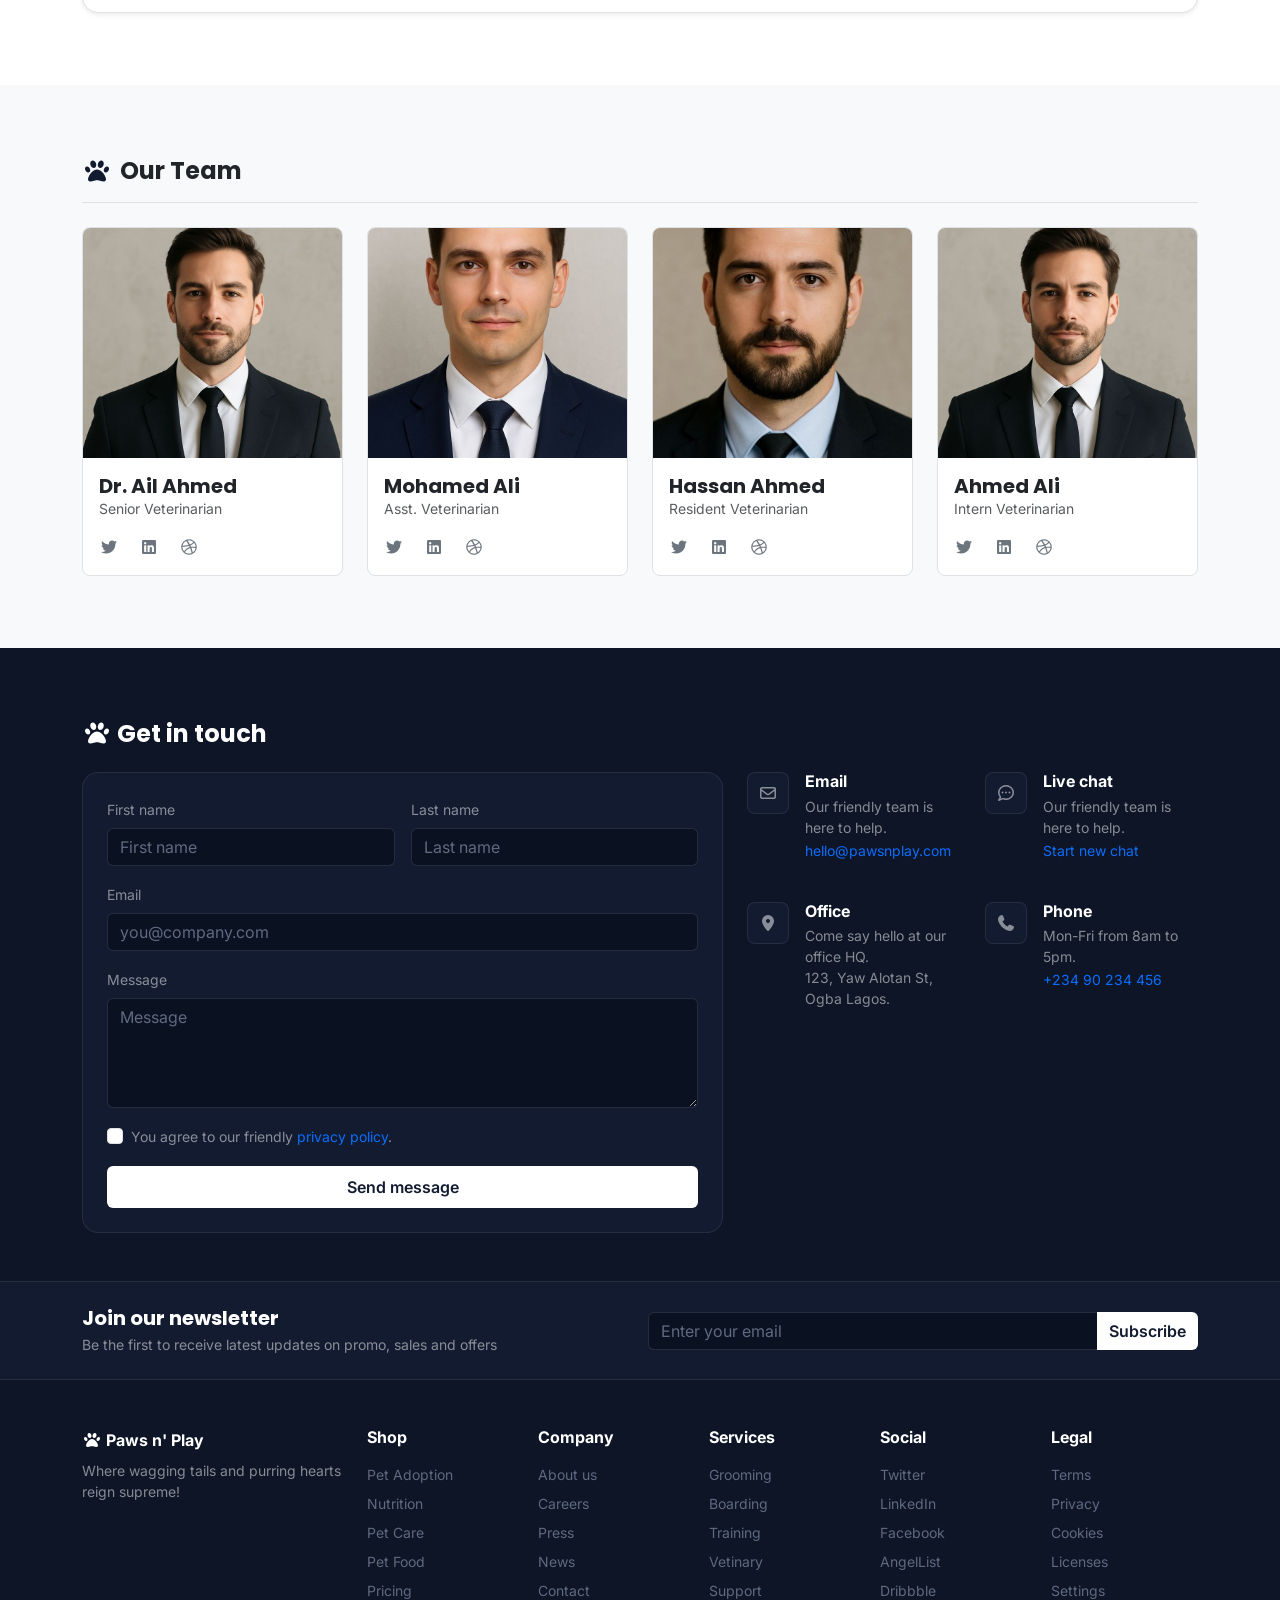
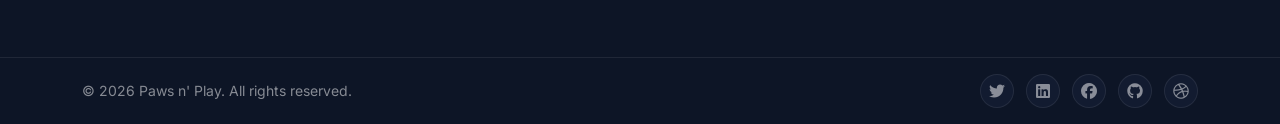
<file: Assignment-9/index.html>
<!DOCTYPE html>
    <html lang="en" dir="ltr">
    <head>
    <meta charset="UTF-8">
    <meta name="viewport" content="width=device-width, initial-scale=1.0">
    <title>Paws n' Play</title>
    <link rel="stylesheet" href="css/all.css">
    <link rel="stylesheet" href="css/bootstrap.min.css">
    <link rel="stylesheet" href="css/style.css">
    <link href="https://fonts.googleapis.com/css2?family=Poppins:wght@400;500;600;700;800&family=Inter:wght@400;500;600&display=swap" rel="stylesheet">
    
    </head>
        <body>
        <section class="hero-bg d-flex position-relative" style="min-height:100vh;">
        <div class="container pt-5">
            <!-- ===== Navbar ===== -->
        <nav class="navbar navbar-expand-lg  border-bottom py-3 fixed-top">
        <div class="container">
            <a class="navbar-brand brand fw-bold fs-5 text-white" href="#">
            <i class="fa-solid fa-paw text-white me-1"></i> Paws n' Play
            </a>
            <button class="navbar-toggler" type="button" data-bs-toggle="collapse" data-bs-target="#nav1">
            <span class="navbar-toggler-icon"></span>
            </button>
            <div class="collapse navbar-collapse" id="nav1">
            <ul class="navbar-nav mx-auto gap-lg-3">
                <li class="nav-item dropdown">
                <a class="nav-link dropdown-toggle fw-medium" data-bs-toggle="dropdown" href="#">Shop</a>
                <ul class="dropdown-menu">
                    <li><a class="dropdown-item" href="#shop">Nutrition</a></li>
                    <li><a class="dropdown-item" href="#shop">Pet Care</a></li>
                    <li><a class="dropdown-item" href="#shop">Toys</a></li>
                </ul>
                </li>
                <li class="nav-item dropdown">
                <a class="nav-link dropdown-toggle fw-medium" data-bs-toggle="dropdown" href="#">Services</a>
                <ul class="dropdown-menu">
                    <li><a class="dropdown-item" href="#">Grooming</a></li>
                    <li><a class="dropdown-item" href="#">Boarding</a></li>
                    <li><a class="dropdown-item" href="#">Training</a></li>
                </ul>
                </li>
                <li class="nav-item"><a class="nav-link fw-medium" href="#team">About Us</a></li>
                <li class="nav-item"><a class="nav-link fw-medium" href="#">Blog</a></li>
                <li class="nav-item"><a class="nav-link fw-medium" href="#contact">Contact</a></li>
            </ul>
            <a href="#contact" class="btn btn-navy rounded-pill px-4 py-2 fw-semibold">Get Started</a>
            </div>
        </div>
        </nav>

            <div class="p-4 p-md-5" style="max-width:560px;">
            <h1 class="text-white fw-bold display-6 mb-3 mt-5">Pawsitively Perfect: Where Every Pet's Dream Comes True!</h1>
            <p class="text-white-50 mb-4">Welcome to Paws n' Play, the ultimate destination for pet lovers! Explore a world of tail-wagging joy and furry companionship with our wide range of products and services. From pampering essentials to playful toys, we're here to make every moment with your pet pawsitively perfect!</p>
            <a href="#shop" class="btn btn-coral rounded-2 text-dark px-4 py-2 fw-semibold">Shop Now <i class="fa-solid fa-paw ms-1"></i></a>
            </div>
        </div>
        </section>
        <div class="bg-green" style="height:4px; background-color:var(--green);"></div>

        <!-- ===== Shop ===== -->
        <section id="shop" class="py-5">
        <div class="container py-4">
            
            <h2 class="fw-bold fs-4 d-flex align-items-center gap-2 mb-4 pb-3 border-bottom">
            <i class="fa-solid fa-paw text-coral"></i> Shop
            </h2>

            <div class="bg-white border rounded-4 p-4 shadow-sm">
            <div class="d-flex flex-wrap justify-content-between align-items-center mb-4 gap-3">
                <h4 class="fw-bold mb-0">Featured Products</h4>
                <div class="input-group" style="max-width:260px;">
                <span class="input-group-text bg-white"><i class="fa-solid fa-magnifying-glass text-muted"></i></span>
                <input type="text" class="form-control" placeholder="Search">
                </div>
            </div>

            <div class="d-flex flex-wrap gap-2 mb-4  justify-content-center">
                <button class="btn btn-outline-secondary rounded-pill btn-sm px-3 filter-pill active">Random</button>
                <button class="btn btn-outline-secondary rounded-pill btn-sm px-3 filter-pill">Cat</button>
                <button class="btn btn-outline-secondary rounded-pill btn-sm px-3 filter-pill">Dogs</button>
                <button class="btn btn-outline-secondary rounded-pill btn-sm px-3 filter-pill">Fish</button>
                <button class="btn btn-outline-secondary rounded-pill btn-sm px-3 filter-pill">Birds</button>
            </div>

            <div class="row g-3" >
                <div class="col-6 col-md-3" style="height: 400px;">
                <div class="border rounded-3 overflow-hidden bg-light h-100">
                    <img src="./images/Product Card.jpeg" class="w-100 h-100 object-fit-cover"  alt="Cat food">
                </div>
                </div>
                <div class="col-6 col-md-3">
                <div class="border rounded-3 overflow-hidden bg-light h-100">
                    <img src="./images/Product Card (1).jpeg" class="w-100 h-100 object-fit-cover"  alt="Dog food">
                </div>
                </div>
                <div class="col-6 col-md-3">
                <div class="border rounded-3 overflow-hidden bg-light h-100">
                    <img src="./images/Product Card.jpeg" class="w-100 h-100 object-fit-cover"  alt="Pet snacks">
                </div>
                </div>
                <div class="col-6 col-md-3">
                <div class="border rounded-3 overflow-hidden bg-light h-100">
                    <img src="./images/Product Card (1).jpeg" class="w-100 h-100 object-fit-cover"  alt="Bird feed">
                </div>
                </div>
            </div>

            </div>
        </div>
        </section>

        <!-- ===== Our Team ===== -->
        <section id="team" class="py-5 bg-light">
        <div class="container py-4">
            <h2 class="fw-bold fs-4 d-flex align-items-center gap-2 mb-4 pb-3 border-bottom">
            <i class="fa-solid fa-paw text-coral"></i> Our Team
            </h2>
            <div class="row g-4">
            <div class="col-6 col-md-3">
                <div class="border rounded-3 overflow-hidden bg-white h-100">
                <img src="./images/img2.jpeg" class="w-100 object-fit-cover" style="height:230px;" alt="Dr. Olivia Rhye">
                <div class="p-3">
                    <h5 class="fw-bold mb-0">Dr. Ail Ahmed</h5>
                    <div class="text-muted small mb-3">Senior Veterinarian</div>
                    <div>
                    <a href="#" class="text-secondary me-3"><i class="fa-brands fa-twitter"></i></a>
                    <a href="#" class="text-secondary me-3"><i class="fa-brands fa-linkedin"></i></a>
                    <a href="#" class="text-secondary"><i class="fa-brands fa-dribbble"></i></a>
                    </div>
                </div>
                </div>
            </div>
            <div class="col-6 col-md-3">
                <div class="border rounded-3 overflow-hidden bg-white h-100">
                <img src="./images/img1.jpeg" class="w-100 object-fit-cover" style="height:230px;" alt="Phoenix Baker">
                <div class="p-3">
                    <h5 class="fw-bold mb-0">Mohamed Ali</h5>
                    <div class="text-muted small mb-3">Asst. Veterinarian</div>
                    <div>
                    <a href="#" class="text-secondary me-3"><i class="fa-brands fa-twitter"></i></a>
                    <a href="#" class="text-secondary me-3"><i class="fa-brands fa-linkedin"></i></a>
                    <a href="#" class="text-secondary"><i class="fa-brands fa-dribbble"></i></a>
                    </div>
                </div>
                </div>
            </div>
            <div class="col-6 col-md-3">
                <div class="border rounded-3 overflow-hidden bg-white h-100">
                <img src="./images/img3.jpeg" class="w-100 object-fit-cover" style="height:230px;" alt="Lana Steiner">
                <div class="p-3">
                    <h5 class="fw-bold mb-0">Hassan Ahmed</h5>
                    <div class="text-muted small mb-3">Resident Veterinarian</div>
                    <div>
                    <a href="#" class="text-secondary me-3"><i class="fa-brands fa-twitter"></i></a>
                    <a href="#" class="text-secondary me-3"><i class="fa-brands fa-linkedin"></i></a>
                    <a href="#" class="text-secondary"><i class="fa-brands fa-dribbble"></i></a>
                    </div>
                </div>
                </div>
            </div>
            <div class="col-6 col-md-3">
                <div class="border rounded-3 overflow-hidden bg-white h-100">
                <img src="./images/img2.jpeg" class="w-100 object-fit-cover" style="height:230px;" alt="Demi Wilkinson">
                <div class="p-3">
                    <h5 class="fw-bold mb-0">Ahmed Ali</h5>
                    <div class="text-muted small mb-3">Intern Veterinarian</div>
                    <div>
                    <a href="#" class="text-secondary me-3"><i class="fa-brands fa-twitter"></i></a>
                    <a href="#" class="text-secondary me-3"><i class="fa-brands fa-linkedin"></i></a>
                    <a href="#" class="text-secondary"><i class="fa-brands fa-dribbble"></i></a>
                    </div>
                </div>
                </div>
            </div>
            </div>
        </div>
        </section>

        <!-- ===== Footer ===== -->
        <footer id="contact" class="bg-navy text-white-50 pt-5 footer-dark">
        <div class="container py-4">
            <h2 class="fw-bold fs-4 text-white mb-4">
            <i class="fa-solid fa-paw"></i> Get in touch
            </h2>

            <div class="row g-4">
            <div class="col-lg-7 order-2 order-lg-1">
                <div class="bg-navy-2 border border-line rounded-4 p-4">
                <div class="row g-3">
                    <div class="col-md-6">
                    <label class="form-label small text-white-50">First name</label>
                    <input type="text" class="form-control border-line" placeholder="First name">
                    </div>
                    <div class="col-md-6">
                    <label class="form-label small text-white-50">Last name</label>
                    <input type="text" class="form-control border-line" placeholder="Last name">
                    </div>
                    <div class="col-12">
                    <label class="form-label small text-white-50">Email</label>
                    <input type="email" class="form-control border-line" placeholder="you@company.com">
                    </div>
                    <div class="col-12">
                    <label class="form-label small text-white-50">Message</label>
                    <textarea class="form-control border-line" rows="4" placeholder="Message"></textarea>
                    </div>
                    <div class="col-12">
                    <div class="form-check">
                        <input class="form-check-input" type="checkbox" id="privacy">
                        <label class="form-check-label small text-white-50" for="privacy">
                        You agree to our friendly <a href="#" class="text-green">privacy policy</a>.
                        </label>
                    </div>
                    </div>
                    <div class="col-12">
                    <button class="btn btn-navy w-100 py-2 fw-semibold">Send message</button>
                    </div>
                </div>
                </div>
            </div>

            <div class="col-lg-5 order-1 order-lg-2">
                <div class="row g-4">
                <div class="col-sm-6">
                    <div class="d-flex gap-3 mb-3">
                    <div class="bg-navy-2 border border-line rounded-3 d-flex align-items-center justify-content-center text-green flex-shrink-0" style="width:42px;height:42px;">
                        <i class="fa-regular fa-envelope"></i>
                    </div>
                    <div>
                        <h6 class="text-white fw-bold mb-1">Email</h6>
                        <p class="small mb-0">Our friendly team is here to help.</p>
                        <a href="mailto:hello@pawsnplay.com" class="text-green small">hello@pawsnplay.com</a>
                    </div>
                    </div>
                </div>
                <div class="col-sm-6">
                    <div class="d-flex gap-3 mb-3">
                    <div class="bg-navy-2 border border-line rounded-3 d-flex align-items-center justify-content-center text-green flex-shrink-0" style="width:42px;height:42px;">
                        <i class="fa-regular fa-comment-dots"></i>
                    </div>
                    <div>
                        <h6 class="text-white fw-bold mb-1">Live chat</h6>
                        <p class="small mb-0">Our friendly team is here to help.</p>
                        <a href="#" class="text-green small">Start new chat</a>
                    </div>
                    </div>
                </div>
                <div class="col-sm-6">
                    <div class="d-flex gap-3 mb-3">
                    <div class="bg-navy-2 border border-line rounded-3 d-flex align-items-center justify-content-center text-green flex-shrink-0" style="width:42px;height:42px;">
                        <i class="fa-solid fa-location-dot"></i>
                    </div>
                    <div>
                        <h6 class="text-white fw-bold mb-1">Office</h6>
                        <p class="small mb-0">Come say hello at our office HQ.</p>
                        <p class="small mb-0">123, Yaw Alotan St, Ogba Lagos.</p>
                    </div>
                    </div>
                </div>
                <div class="col-sm-6">
                    <div class="d-flex gap-3 mb-3">
                    <div class="bg-navy-2 border border-line rounded-3 d-flex align-items-center justify-content-center text-green flex-shrink-0" style="width:42px;height:42px;">
                        <i class="fa-solid fa-phone"></i>
                    </div>
                    <div>
                        <h6 class="text-white fw-bold mb-1">Phone</h6>
                        <p class="small mb-0">Mon-Fri from 8am to 5pm.</p>
                        <a href="tel:+2349012345678" class="text-green small">+234 90 234 456</a>
                    </div>
                    </div>
                </div>
                </div>
            </div>
            </div>
        </div>

        <!-- Newsletter -->
        <div class="bg-navy-2 border-top border-bottom border-line py-4 mt-4">
            <div class="container">
            <div class="row align-items-center g-3">
                <div class="col-lg-6">
                <h5 class="text-white fw-bold mb-1">Join our newsletter</h5>
                <p class="small mb-0">Be the first to receive latest updates on promo, sales and offers</p>
                </div>
                <div class="col-lg-6">
                <div class="input-group">
                    <input type="email" class="form-control border-line" placeholder="Enter your email">
                    <button class="btn btn-coral fw-semibold">Subscribe</button>
                </div>
                </div>
            </div>
            </div>
        </div>

        <!-- Link columns -->
        <div class="container py-5">
            <div class="row g-4">
            <div class="col-lg-3 col-6">
                <a class="text-white fw-bold d-block mb-2" href="#"><i class="fa-solid fa-paw"></i> Paws n' Play</a>
                <p class="small mb-0">Where wagging tails and purring hearts reign supreme!</p>
            </div>
            <div class="col-lg-9">
                <div class="row g-4 link-list">
                <div class="col-6 col-lg">
                    <h6 class="text-white fw-bold mb-3">Shop</h6>
                    <a href="#" class="d-block small mb-2">Pet Adoption</a>
                    <a href="#" class="d-block small mb-2">Nutrition</a>
                    <a href="#" class="d-block small mb-2">Pet Care</a>
                    <a href="#" class="d-block small mb-2">Pet Food</a>
                    <a href="#" class="d-block small mb-2">Pricing</a>
                </div>
                <div class="col-6 col-lg">
                    <h6 class="text-white fw-bold mb-3">Company</h6>
                    <a href="#" class="d-block small mb-2">About us</a>
                    <a href="#" class="d-block small mb-2">Careers</a>
                    <a href="#" class="d-block small mb-2">Press</a>
                    <a href="#" class="d-block small mb-2">News</a>
                    <a href="#" class="d-block small mb-2">Contact</a>
                </div>
                <div class="col-6 col-lg">
                    <h6 class="text-white fw-bold mb-3">Services</h6>
                    <a href="#" class="d-block small mb-2">Grooming</a>
                    <a href="#" class="d-block small mb-2">Boarding</a>
                    <a href="#" class="d-block small mb-2">Training</a>
                    <a href="#" class="d-block small mb-2">Vetinary</a>
                    <a href="#" class="d-block small mb-2">Support</a>
                </div>
                <div class="col-6 col-lg">
                    <h6 class="text-white fw-bold mb-3">Social</h6>
                    <a href="#" class="d-block small mb-2">Twitter</a>
                    <a href="#" class="d-block small mb-2">LinkedIn</a>
                    <a href="#" class="d-block small mb-2">Facebook</a>
                    <a href="#" class="d-block small mb-2">AngelList</a>
                    <a href="#" class="d-block small mb-2">Dribbble</a>
                </div>
                <div class="col-6 col-lg">
                    <h6 class="text-white fw-bold mb-3">Legal</h6>
                    <a href="#" class="d-block small mb-2">Terms</a>
                    <a href="#" class="d-block small mb-2">Privacy</a>
                    <a href="#" class="d-block small mb-2">Cookies</a>
                    <a href="#" class="d-block small mb-2">Licenses</a>
                    <a href="#" class="d-block small mb-2">Settings</a>
                </div>
                </div>
            </div>
            </div>
        </div>

        <div class="border-top border-line py-3">
            <div class="container d-flex flex-wrap justify-content-between align-items-center gap-2">
            <span class="small">© 2026 Paws n' Play. All rights reserved.</span>
            <div class="footer-social">
                <a href="#" class="bg-navy-2 border border-line text-white-50 rounded-circle d-inline-flex align-items-center justify-content-center ms-2" style="width:34px;height:34px;"><i class="fa-brands fa-twitter"></i></a>
                <a href="#" class="bg-navy-2 border border-line text-white-50 rounded-circle d-inline-flex align-items-center justify-content-center ms-2" style="width:34px;height:34px;"><i class="fa-brands fa-linkedin"></i></a>
                <a href="#" class="bg-navy-2 border border-line text-white-50 rounded-circle d-inline-flex align-items-center justify-content-center ms-2" style="width:34px;height:34px;"><i class="fa-brands fa-facebook"></i></a>
                <a href="#" class="bg-navy-2 border border-line text-white-50 rounded-circle d-inline-flex align-items-center justify-content-center ms-2" style="width:34px;height:34px;"><i class="fa-brands fa-github"></i></a>
                <a href="#" class="bg-navy-2 border border-line text-white-50 rounded-circle d-inline-flex align-items-center justify-content-center ms-2" style="width:34px;height:34px;"><i class="fa-brands fa-dribbble"></i></a>
            </div>
            </div>
        </div>
        </footer>

        <script src="./js/bootstrap.bundle.min.js"></script>
        </body>
    </html>
</file>
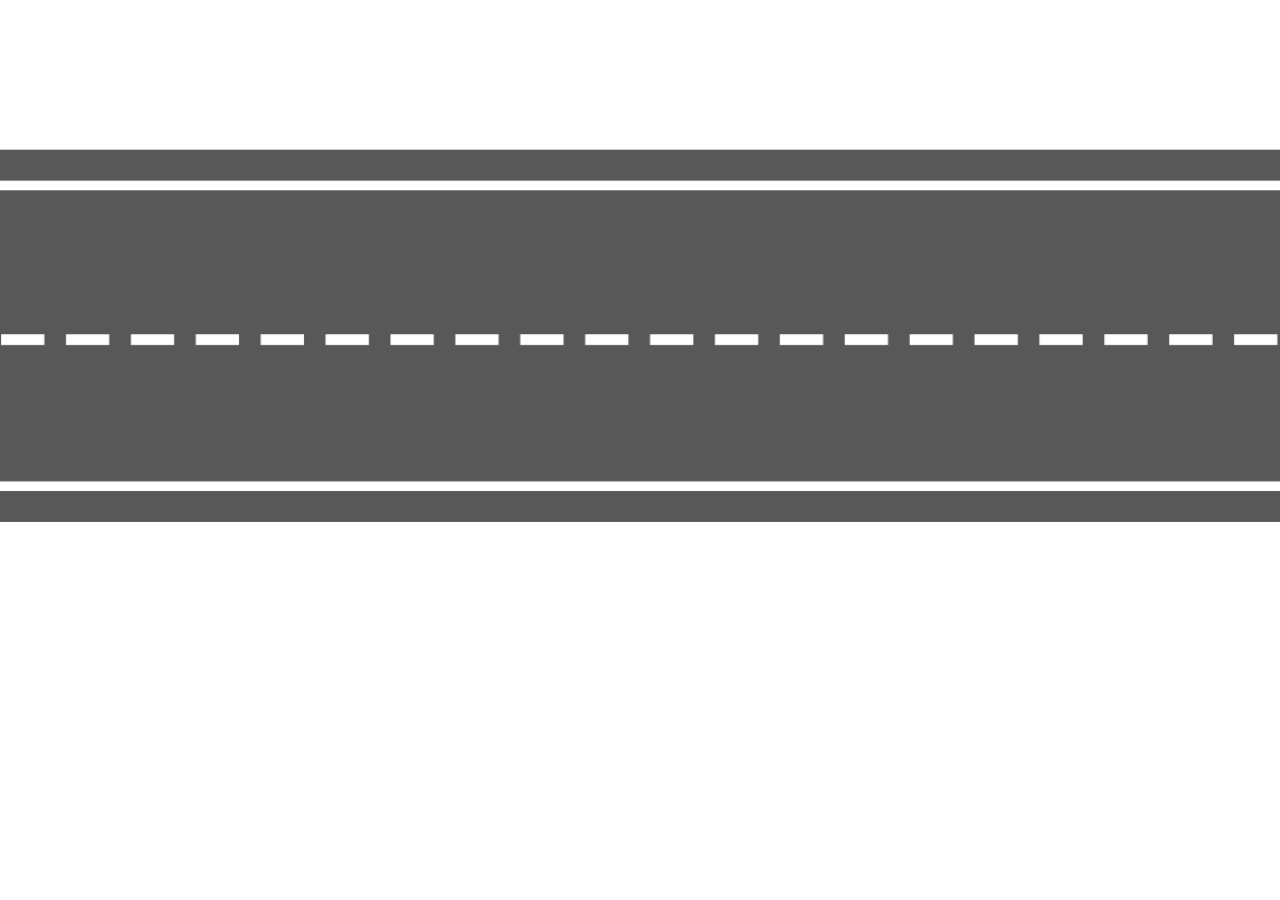
<file: task-lec-8/index.html>
<!DOCTYPE html>
    <html lang="en">
        <head>
        <meta charset="UTF-8">
        <meta name="viewport" content="width=device-width, initial-scale=1.0">
        <title>Assignment-8</title>
        <link rel="stylesheet" href="css/all.css">
        <link rel="stylesheet" href="css/style.css">
        
        </head>
            <body>

            <div class="container">
                <div class=" left left-1"></div>
                </div>

            </body>
            </html>
</file>
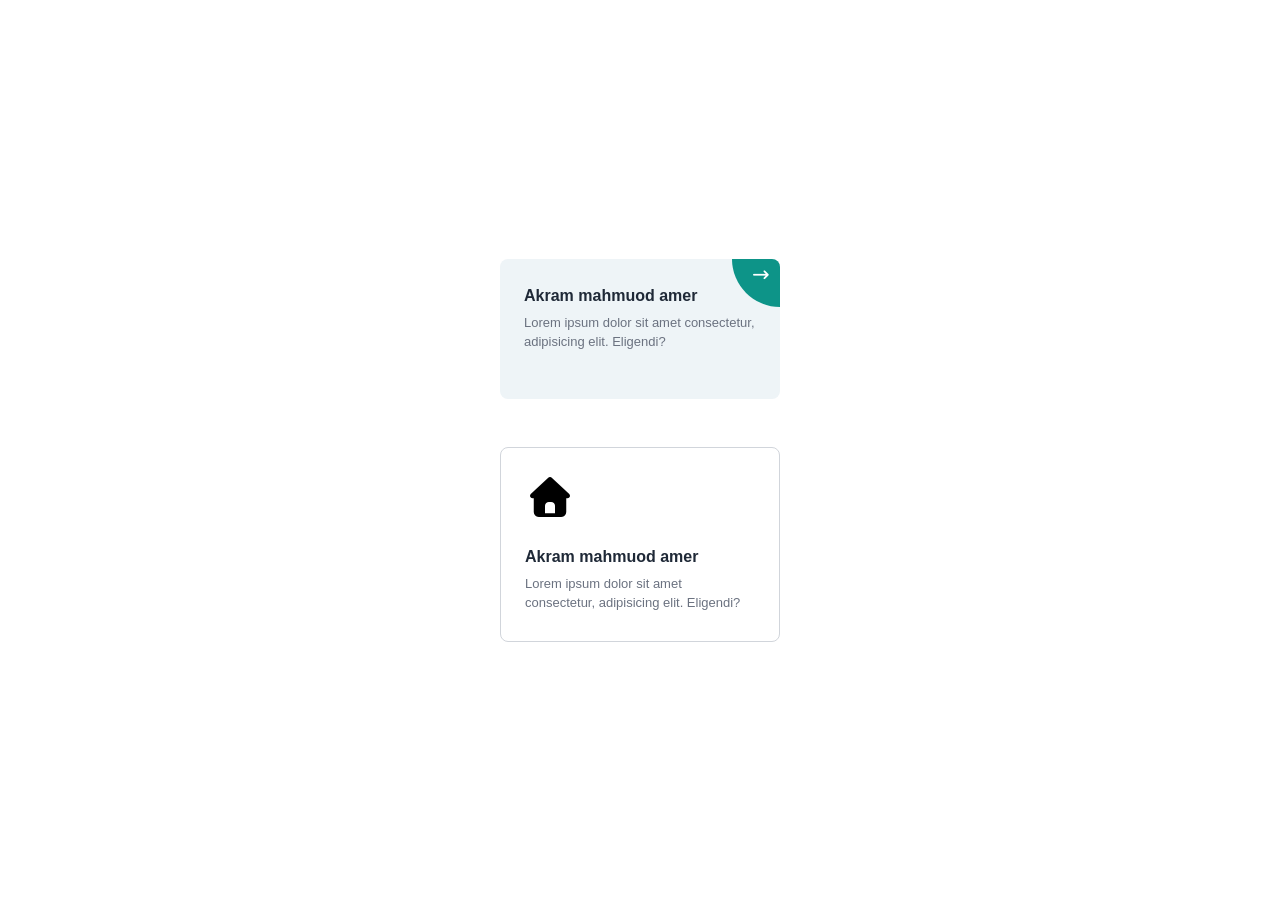
<file: task-lec-8/index2.html>
<!DOCTYPE html>
    <html lang="en">
        <head>
        <meta charset="UTF-8">
        <meta name="viewport" content="width=device-width, initial-scale=1.0">
        <title>Assignment-8</title>
        <link rel="stylesheet" href="css/all.css">
        <link rel="stylesheet" href="css/style2.css">
        
        </head>
            <body>

            <div class="cards-container">
            <div class="top-row">
                <div class="card card-top">
                <div class="corner-badge">
                    <div class="corner-bg"></div>
                    <span class="corner-arrow"><i class="fa-solid fa-arrow-right-long"></i></span>
                </div>
                <div class="card-content">
                    <h3 class="card-title">Akram mahmuod amer</h3>
                    <p class="card-desc">Lorem ipsum dolor sit amet consectetur, adipisicing elit. Eligendi?</p>
                </div>
                </div>
            </div>

            <div class="card card-bottom">
                <div class="corner-badge">
                <div class="corner-bg"></div>
                <span class="corner-arrow"><i class="fa-solid fa-arrow-right-long"></i></span>
                </div>
                <div class="card-content">
                <div class="card-icon"><i class="fa-solid fa-house"></i></div> 
                <h3 class="card-title">Akram mahmuod amer</h3>
                <p class="card-desc">Lorem ipsum dolor sit amet consectetur, adipisicing elit. Eligendi?</p>
                </div>
            </div>
            </div>


            </body>
            </html>
</file>
<file: Assignment-12/css/style.css>
body {
    margin: 0;
    background-color: #f2f2f2;
    font-family: Arial, sans-serif;
}

#divContainer {
    width: 400px;
    margin: 80px auto;
}

form {
    background-color: white;
    padding: 30px;
    border-radius: 15px;
    box-shadow: 0 5px 20px rgba(0, 0, 0, 0.2);
}

input {
    width: 100%;
    height: 45px;
    margin-bottom: 20px;
    padding: 0 12px;
    box-sizing: border-box;

    border: 1px solid #ccc;
    border-radius: 8px;
    font-size: 16px;
}

button {
    width: 100%;
    height: 45px;

    border: none;
    border-radius: 8px;

    background-color: #0d6efd;
    color: white;

    font-size: 16px;
    cursor: pointer;
}


/* //////////////////////////////////////////////////////////////////////////////////// */


    img{
    width: 320px;
    height: 240px;
    object-fit: cover;
    display: block;
    border: 1px solid #23201B22;
    transition: opacity .3s ease;
    }

    #changeImg{
    margin-top: 12px;
    padding: 12px 20px;
    width: 10%;
    font-family: Georgia, serif;
    font-size: 15px;
    color: #fff;
    background:  #0b5ed7;
    border: none;
    border-radius: 25px;
    }
</file>
<file: Assignment-13/css/style.css>
* {
    margin: 0;
    padding: 0;
    box-sizing: border-box;
    font-family: 'Segoe UI', Tahoma, Arial, sans-serif;
    }

    body {
    background: #5d5d68;
    min-height: 100vh;
    display: flex;
    align-items: center;
    justify-content: center;
    padding: 20px;
    }

    .container {
    background: #fff;
    width: 100%;
    max-width: 460px;
    border-radius: 12px;
    padding: 24px;
    }

    h1 {
    color: #ffffff;
    font-size: 22px;
    margin-bottom: 20px;
    text-align: center;
    }

    .user-card {
    background: #1e1e2f;
    border-radius: 8px;
    padding: 12px 14px;
    margin-bottom: 10px;
    color: #fff;
    text-align: center;
    }

    .user-card .name {
    font-weight: bold;
    font-size: 16px;
    color: #fff;
    display: block;
    }

    .user-card .email {
    font-size: 13px;
    color: #ccc;
    display: block;
    margin-top: 4px;
    }
</file>
<file: Assignment-3/css/style.css>
* {
    margin: 0;
    padding: 0;
    box-sizing: border-box;
}

body {
    height: 100vh;
    font-family: Arial, sans-serif;
    background-color: #28293b;
}

.container {
    width: 80%;
    height: 530px;
    background-color: white;
    margin: 100px auto 0;
    border-radius: 5px;
}



.left-section {
    width: 50%;
    height: 100%;
    text-align: center;
    color: white;
    background-color: blue;
    display: inline-block;
    vertical-align: top;
    padding: 120px 50px;
}

.h1-left {
    font-size: 34px;
    margin-bottom: 15px;
}

.left-section p {
    font-size: 16px;
    line-height: 1.7;
    margin-bottom: 25px;
}


.right-section {
    width: 49%;
    height: 100%;
    background-color: white;
    display: inline-block;
    vertical-align: top;
    padding: 50px 65px;
}

.h2-right {
    text-align: center;
    font-size: 32px;
    margin-bottom: 15px;
    color: #111;
}

.required {
    display: block;
    font-size: 12px;
    color: #999;
    margin-bottom: 15px;
}



form {
    width: 100%;
}

input,
textarea {
    width: 100%;
    border: 0;
    background-color: #f7f7f7;
    padding: 15px;
    font-size: 14px;
    outline: none;
    border-radius: 3px;
    margin-bottom: 12px;
}

input {
    height: 45px;
}

textarea {
    height: 90px;
}



button {
    display: block;
    width: 160px;
    height: 45px;
    margin: 5px auto 0;
    border: none;
    border-radius: 25px;
    background-color: blue;
    color: white;
    font-size: 12px;
    font-weight: bold;
    letter-spacing: 2px;
    cursor: pointer;
}
</file>
<file: Assignment-5/css/style.css>
* {
        margin: 0;
        padding: 0;
        box-sizing: border-box;
    }


    body {
        font-family: 'Poppins', sans-serif;
        color: #333;
    }
    .container{
        margin: auto;
        width: 90%;
    }

    .navbar {
        display: flex;
        justify-content: space-between;
        align-items: center;
        width: 100%;
        padding: 1% 5%;
        background: #fff;
        position: relative;
        z-index: 100;
    }

    .logo {
        font-size: 150%;
        font-weight: 700;
        color: #222;
    }

    .nav-links {
        display: flex;
        list-style: none;
        gap: 3%;
        width: 40%;
        justify-content: center;
    }

    .nav-links li a {
        text-decoration: none;
        color: #666;
        font-size: 90%;
        font-weight: 500;
        transition: color 0.3s;
    }


    .nav-btn {
        background: #ffc107;
        color: #fff;
        border: none;
        padding: 1% 3%;
        font-size: 90%;
        font-weight: 600;
        cursor: pointer;
        border-radius: 4px;
    }

    .hero {
        display: flex;
        width: 100%;
        min-height: 60vh;
        position: relative;
        background-color: (#e8f4f8);
    }

    .hero-left {
        display: flex;
        flex-direction: column;
        justify-content: center;
        background-color: #e8f4f8;
        width: 35%;
        padding: 5%;
        z-index: 2;
        position: relative;
    }

    .hero-left h1 {
        font-size: 280%;
        font-weight: 700;
        color: #222;
        margin-bottom: 40%;
        margin-left: 14%;
        position: absolute;
        white-space: nowrap;
    }

    .search-box {
        display: flex;
        width: 140%;
        margin-left: 20%;
        background: #fff;
        border-radius: 15px;
        overflow: hidden;
        box-shadow: 0 6px 20px rgba(0,0,0,0.3);
    }

    .search-box input {
        flex: 1;
        border: none;
        padding: 4% 5%;
        font-size: 100%;
        outline: none;
    }

    .search-box button {
        background: #ffc107;
        color: #fff;
        border: none;
        padding: 0 6%;
        font-size: 100%;
        font-weight: 600;
    }

    .hero-right {
        width: 80%;
        height: 80vh;
        position: relative;
        display: flex;
        align-items: flex-end;
        justify-content: center;
    }

    .hero-right img {
        width: 100%;
        height: 100%;
        object-fit: cover;
    }

    .hero-bar {
        width: 40%;
        height: 50px;
        position: absolute;
        right: 5%;
        display: flex;
        background: #ffc107;
        padding: 2% 4%;
        gap: 20%;
        border-radius: 8px 8px 0 0;
        z-index: 3;
    }

    .hero-bar span {
        color: #fff;
        font-size: 90%;
        font-weight: 500;
        display: flex;
        align-items: center;
        gap: 8%;
    }

    .statistics {
        display: flex;
        width: 100%;
        padding: 8% 5%;
        gap: 5%;
        background: #fff;
    }

    .stats-left {
        width: 45%;
        display: flex;
        flex-direction: column;
        justify-content: center;
    }

    .stats-left h2 {
        font-size: 200%;
        font-weight: 700;
        color: #222;
        margin-bottom: 5%;
    }

    .stats-left p {
        color: #777;
        font-size: 95%;
        line-height: 1.8;
    }

    .stats-right {
        width: 50%;
        display: flex;
        flex-wrap: wrap;
        gap: 5%;
    }

    .stat-box {
        width: 47%;
        background: #f8f9fa;
        padding: 8% 5%;
        text-align: center;
        border-radius: 8px;
    }

    .stat-box h3 {
        font-size: 220%;
        font-weight: 700;
        color: #ffc107;
        margin-bottom: 3%;
    }

    .stat-box p {
        color: #888;
        font-size: 85%;
        text-transform: uppercase;
        letter-spacing: 1px;
    }

    .cars-section {
        width: 100%;
        padding: 8% 5%;
        background: #f4f6f8;
    }

    .cars-section h2 {
        font-size: 200%;
        font-weight: 700;
        color: #222;
        margin-bottom: 5%;
    }

    .cars-grid {
        display: flex;
        flex-wrap: wrap;
        gap: 3%;
        width: 100%;
    }

    .car-card {
        width: 31%;
        background: #fff;
        border-radius: 8px;
        overflow: hidden;
        margin-bottom: 3%;
        box-shadow: 0 2px 15px rgba(0,0,0,0.05);
    }


    .car-card img {
        width: 100%;
        height: 220px;
        object-fit: cover;
    }

    .car-info {
        padding: 5%;
    }

    .car-info h4 {
        font-size: 110%;
        font-weight: 600;
        color: #222;
        margin-bottom: 2%;
    }

    .car-info .price {
        color: #ffc107;
        font-weight: 700;
        font-size: 120%;
        margin-bottom: 3%;
    }

    .car-meta {
        display: flex;
        gap: 5%;
        color: #888;
        font-size: 80%;
    }

    .cars-footer {
        display: flex;
        justify-content: center;
        align-items: center;
        gap: 3%;
        margin-top: 5%;
    }

    .cars-footer input {
        padding: 1.5% 3%;
        border: 1px solid #ddd;
        border-radius: 4px;
        width: 20%;
    }

    .cars-footer .btn-yellow {
        background: #ffc107;
        color: #fff;
        border: none;
        padding: 1.5% 4%;
        border-radius: 4px;
        font-weight: 600;
        cursor: pointer;
    }

    .cars-footer a {
        color: #888;
        text-decoration: none;
        font-size: 90%;
    }

    .promo-section {
        display: flex;
        width: 100%;
        padding: 5%;
        gap: 5%;
        align-items: center;
    }


    .promo-img {
        width: 45%;
        position: relative;
    }

    .promo-img img {
        width: 100%;
        height: 300px;
        object-fit: cover;
        border-radius: 8px;
    }

    .promo-btn {
        position: absolute;
        bottom: -5%;
        left: 50%;
        transform: translateX(-50%);
        background: #ffc107;
        color: #fff;
        border: none;
        padding: 2% 5%;
        border-radius: 4px;
        font-weight: 600;
        white-space: nowrap;
        display: flex;
        align-items: center;
        gap: 8px;
    }

    .promo-text {
        width: 50%;
    }

    .promo-text h3 {
        font-size: 160%;
        font-weight: 700;
        color: #222;
        margin-bottom: 3%;
    }

    .promo-text p {
        color: #888;
        font-size: 95%;
        line-height: 1.8;
        margin-bottom: 5%;
    }

    .btn-dark {
        background: #2c3e50;
        color: #fff;
        border: none;
        padding: 2% 5%;
        border-radius: 4px;
        font-weight: 600;
        cursor: pointer;
    }

    .footer {
        width: 100%;
        background: #1a252f;
        color: #fff;
        padding: 5% 5% 3%;
    }

    .footer-top {
        display: flex;
        justify-content: space-between;
        align-items: center;
        margin-bottom: 5%;
        padding-bottom: 3%;
        border-bottom: 1px solid rgba(255,255,255,0.1);
    }

    .footer-brand h2 {
        font-size: 180%;
        font-weight: 700;
    }

    .footer-brand p {
        color: rgba(255,255,255,0.6);
    }

    .footer-newsletter {
        display: flex;
        width: 35%;
    }

    .footer-newsletter input {
        flex: 1;
        padding: 3% 5%;
        border: none;
        border-radius: 4px 0 0 4px;
        font-size: 95%;
    }

    .footer-newsletter button {
        background: #ffc107;
        color: #fff;
        border: none;
        padding: 0 5%;
        border-radius: 0 4px 4px 0;
        font-weight: 600;
        cursor: pointer;
    }

    .footer-links {
        display: flex;
        justify-content: space-between;
        width: 100%;
    }

    .footer-col {
        width: 18%;
    }

    .footer-col h4 {
        font-size: 110%;
        font-weight: 600;
        margin-bottom: 8%;
    }

    .footer-col ul {
        list-style: none;
    }

    .footer-col ul li {
        margin-bottom: 5%;
    }

    .footer-col ul li a {
        color: rgba(255,255,255,0.5);
        text-decoration: none;
        font-size: 90%;
        transition: color 0.3s;
    }

    .footer-col ul li a:hover {
        color: #ffc107;
    }
</file>
<file: Assignment-6/css/style.css>
* {
    margin: 0;
    padding: 0;
    box-sizing: border-box;
}



body {
    font-family: 'Inter', sans-serif;
    color: #333;
    overflow-x: hidden;
}

img {
    max-width: 100%;
    display: block;
}

.container {
    width: 90%;
    margin: 0 auto;
}

/* Header */
header {
    padding: 2% 0;
    background: #fff;
}

nav {
    display: flex;
    justify-content: space-between;
    align-items: center;
}

.logo {
    font-size: 2rem;
    font-weight: 700;
    color: #2c5f5d;
    text-decoration: none;
    margin-left: 10%;
}

.nav-links {
    display: flex;
    list-style: none;
    gap: 10%;
    margin-right: 20%;
}

.nav-links a {
    text-decoration: none;
    color: #555;
    font-size: 1.2rem;
    font-weight: 500;
    transition: color 0.3s;
}

.nav-links a:hover {
    color: #2c5f5d;
}

.mobile-menu {
    display: none;
    flex-direction: column;
    gap: 5px;
    cursor: pointer;
}

.mobile-menu span {
    width: 25px;
    height: 2px;
    background: #333;
}

/* Hero */
.hero {
    padding: 5% 0 3%;
    text-align: center;
}

.hero h1 {
    font-size: 3.5rem;
    font-weight: 600;
    color: #1a1a1a;
    margin-bottom: 1.5%;
    line-height: 1.2;
}

.hero p {
    color: #666;
    font-size: 1.3rem;
    margin-bottom: 2.5%;
    width: 50%;
    margin-left: auto;
    margin-right: auto;
}

.btn {
    display: inline-block;
    padding: 1% 3%;
    background: #2c5f5d;
    color: #fff;
    text-decoration: none;
    border-radius: 25px;
    font-size: 1.2rem;
    font-weight: 500;
    border: none;
    cursor: pointer;
}

.btn:hover {
    background: #234a48;
}

.hero-images {
    display: flex;
    gap: 2%;
    margin-top: 4%;
}

.hero-images img {
    width: 49%;
    height: auto;
    object-fit: cover;
    border-radius: 8px;
    margin: auto;
}

/* Wellbeing Section */
.wellbeing {
    background: #f8f8f8;
    padding: 7% 0;
}

.section-header {
    text-align: center;
    margin-bottom: 5%;
}

.section-header h2 {
    font-size: 2.5rem;
    font-weight: 600;
    color: #1a1a1a;
    margin-bottom: 1%;
}

.section-header p {
    color: #666;
    font-size: 1.2rem;
    width: 60%;
    margin: 0 auto;
}

.wellbeing-grid {
    display: flex;
    gap: 5%;
    align-items: center;
    justify-content: center;
}

.wellbeing-card {
    text-align: center;
    width: 30%;
}

.wellbeing-card .icon-box {
    width: 4rem;
    height: 4rem;
    background: #2c5f5d;
    border-radius: 8px;
    display: flex;
    align-items: center;
    justify-content: center;
    margin: 0 auto 3%;
}

.wellbeing-card .icon-box {
    width: 70px;
    height: 70px;
    color: #fff;
    font-size: 40px;
}

.wellbeing-card h3 {
font-size: 1.5rem;
font-weight: 600;
margin-bottom: 2%;
color: #1a1a1a;
}

.wellbeing-card p {
font-size: 1.1rem;
color: #666;
line-height: 1.6;
}

.wellbeing-image {
text-align: center;
width: 30%;
}

.wellbeing-image img {
width: 80%;
margin: 0 auto;
}

/* Fresh Organic */
.fresh-organic {
padding: 7% 0;
background: #fff;
}

.fresh-grid {
display: flex;
gap: 5%;
align-items: center;
}

.fresh-image {
width: 48%;
}

.fresh-image img {
width: 100%;
height: auto;
object-fit: cover;
border-radius: 8px;
}

.fresh-content {
width: 48%;
}

.fresh-content h2 {
font-size: 2.5rem;
font-weight: 600;
margin-bottom: 2%;
color: #1a1a1a;
}

.fresh-content > p {
color: #666;
margin-bottom: 4%;
font-size: 1.2rem;
}

.feature-list {
list-style: none;
}

.feature-list li {
display: flex;
align-items: flex-start;
gap: 3%;
margin-bottom: 3%;
}

.feature-list .icon {
width: 3rem;
height: 3rem;
min-width: 3rem;
border: 2px solid #2c5f5d;
border-radius: 50%;
display: flex;
align-items: center;
justify-content: center;
color: #2c5f5d;
font-size: 1.5rem;
}

.feature-list h4 {
font-size: 1.3rem;
font-weight: 600;
margin-bottom: 1%;
color: #1a1a1a;
}

.feature-list p {
font-size: 1.1rem;
color: #666;
}


/* Forest Section */
.forest {
position: relative;
padding: 10% 0;
background: url(../images/foot.jpeg) center/cover no-repeat;
text-align: center;
color: #fff;
}

.forest::before {
content: '';
position: absolute;
top: 0;
left: 0;
right: 0;
bottom: 0;
background: rgba(0,0,0,0.4);
}

.forest-content {
position: relative;
z-index: 1;
}

.forest-content .icon-big {
width: 5rem;
height: 5rem;
border: 2px solid rgba(255,255,255,0.8);
border-radius: 12px;
display: flex;
align-items: center;
justify-content: center;
margin: 0 auto 2%;
font-size: 50px;
}
.btn-forest{
    width: 150px;
    height: 30px;
    border-radius: 15px;
    border: 2px solid white;
    background: none;
    color: #fff;
    margin-top: 5%;
}

.forest-content h2 {
font-size: 3rem;
font-weight: 600;
margin-bottom: 1%;
}

/* Pink Icons Section */
.pink-section {
background: #f5e6e0;
padding: 5% 0;
}

.pink-grid {
display: flex;
gap: 2%;
justify-content: center;
}

.pink-card {
background: #f5e6e0;
text-align: center;
padding: 3% 2%;
width: 23%;
}

.pink-card .icon-pink {
    width: 4rem;
    height: 4rem;
    border: 2px solid #c4a49a;
    border-radius: 50%;
    display: flex;
    align-items: center;
    justify-content: center;
    margin: 0 auto 5%;
    color: #c4a49a;
    font-size: 40px;
}

.pink-card h4 {
    font-size: 1.1rem;
    font-weight: 600;
    color: #8b6f65;
    text-transform: uppercase;
    letter-spacing: 1px;
}

.footer {
    background-color: #2a6b6b;
    padding: 40px 60px;
    display: flex;
    justify-content: space-between;
    align-items: center;
    flex-wrap: wrap;
    gap: 20px;
}

/* Logo Section */
.footer__logo-section {
    display: flex;
    flex-direction: column;
    align-items: flex-start;
    gap: 20px;
}

.footer__logo {
    display: flex;
    align-items: center;
    gap: 10px;
    color: #fff;
    font-size: 18px;
    font-weight: 600;
}

.footer__logo-icon {
    width: 32px;
    height: 32px;
    background-color: rgba(255, 255, 255, 0.9);
    border-radius: 50%;
    display: flex;
    align-items: center;
    justify-content: center;
}


/* Social Icons */
.footer__social {
    display: flex;
    gap: 16px;
}

.footer__social-link {
    color: rgba(255, 255, 255, 0.8);
    font-size: 18px;
    text-decoration: none;
}


/* Navigation */
.footer__nav {
    display: flex;
    gap: 30px;
}

.footer__nav-link {
    color: rgba(255, 255, 255, 0.85);
    text-decoration: none;
    font-size: 14px;
    font-weight: 500;
    transition: color 0.3s ease;
}

.footer__nav-link:hover {
    color: #fff;
}


/* Responsive */
@media (max-width: 992px) {


.hero h1 {
    font-size: 3rem;
}

.wellbeing-grid {
    flex-wrap: wrap;
}

.wellbeing-card {
    width: 45%;
}

.wellbeing-image{
    display: none;
}

.fresh-grid,
.you-grid {
    flex-direction: column;
    gap: 4%;
}

.fresh-image,
.fresh-content,
.you-image,
.you-content {
    width: 100%;
}

.pink-grid {
    flex-wrap: wrap;
}

.pink-card {
    width: 48%;
}
}

@media (max-width: 768px) {

.nav-links {
    display: none;
} 

.mobile-menu {
    display: flex;
}

.hero {
    padding: 5% 0 3%;
}

.hero h1 {
    font-size: 2.5rem;
}

.hero p {
    width: 90%;
}

.hero-images {
    flex-direction: column;
}

.hero-images img {
    width: 100%;
}

.wellbeing-card {
    width: 100%;
}
.wellbeing-image{
    display: none;
}

.you-features {
    flex-direction: column;
}

.you-feature {
    width: 100%;
}

.pink-card {
    width: 100%;
}

.footer {
    flex-direction: column;
    justify-content: center;
    align-items: center;
    text-align: center;
    padding: 40px 20px;
}

.footer__logo-section {
    align-items: center;
}

.footer__nav {
    flex-wrap: wrap;
    justify-content: center;
    gap: 20px;
}

.footer__social {
    justify-content: center;
}
}
</file>
<file: Assignment-7/css/style.css>
* {
    margin: 0;
    padding: 0;
    box-sizing: border-box;
    font-family: cursive;
    }

body {
    background-color: #f4f4f4;
    min-height: 100vh;
    display: flex;
    justify-content: center;
    align-items: center;
}

.team-container {
    display: flex;
    gap: 60px;
}

.card {
    position: relative;
    width: 250px;
    height: 250px;
}

.card-info {
    position: absolute;
    bottom: 0;
    right: 0;
    width: 100%;
    height: 100%;
    background-color: #ffffff;
    box-shadow: 0 10px 20px rgba(0, 0, 0, 0.08);
    display: flex;
    flex-direction: column;
    justify-content: flex-end;
    align-items: center;
    padding-bottom: 15px;
    text-align: center;
    transition: transform 0.5s ease;
}

.card-info h3 {
    font-size: 16px;
    color: #222;
    font-weight: bold;
    margin-bottom: 3px;
}

.card-info p {
    font-size: 13px;
    color: #666;
    }

.card-img {
    position: absolute;
    top: 0;
    left: 0;
    width: 100%;
    height: 100%;
    transition: transform 0.5s ease;
    }

.card-img img {
    width: 100%;
    height: 100%;
    object-fit: cover;
    }

.card:hover .card-img {
    transform: translate(-30px, -30px);
    }

    .card:hover .card-info {
    transform: translate(30px, 30px);
    }
</file>
<file: Assignment-9/css/style.css>
:root{
    --navy:#0d1526;
    --navy-2:#121b30;
    --coral:#fff;
    --coral-dark:#d45f37;
}
body{ 
    font-family:'Inter', sans-serif; 
}
h1,h2,h3,h4,h5,.brand{ 
    font-family:'Poppins', sans-serif;
}

.bg-navy{ 
    background-color:var(--navy) !important; 
}
.bg-navy-2{ 
    background-color:var(--navy-2) !important; 
}
.text-coral{ 
    color:#121b30 !important; 
}

.bg-coral{ 
    background-color:var(--coral) !important; 
    border-color:var(--coral) !important; 
}

.border-line{ 
    border-color:rgba(255,255,255,.08) !important; 
}

.btn-navy{ 
    background-color:#fff !important; 
    color:#121b30 !important; 
}

.btn-coral{ 
    background-color:var(--coral) !important; 
    color:#121b30 !important; 
    border:none !important; 
}


.filter-pill.active{ 
    background-color:var(--navy) !important; 
    color:#fff !important; 
    border-color:var(--navy) !important; 
}

.hero-bg{
    background-image: url(../images/hero1.png);
    background-size: cover;
    background-position: right;
}

.footer-dark input.form-control,
.footer-dark textarea.form-control{
    background-color:#0a1120 !important;
    color:#fff !important;
}
.footer-dark input.form-control::placeholder,
.footer-dark textarea.form-control::placeholder{ 
    color:#5f6a80; 
}
.footer-dark a{ 
    text-decoration:none; 
}

.d-block{
    color: #5f6a80;
    
}
</file>
<file: task-lec-8/css/style.css>
*{
    margin: 0;
    padding: 0;
    box-sizing: border-box;
}

.container{
    width: 100%;
    height: 630px;
    position: relative;
    background-image: url(../images/road.png);
    background-position: center;
    background-repeat: no-repeat;
    background-size: cover;
    overflow: hidden;
}
.left{
    width: 300px;
    height: 300px;
    margin-top: 300px;
    position: absolute;
    animation-duration: 3s ;
    animation-fill-mode: forwards ;
    animation-timing-function: linear  ;
    animation-iteration-count:infinite;
    background-size: cover;
    background-position: center;
    border-radius: 20px;
}
.left{
    left: 0;
    animation-name: leftChange ;
}

.left-1{
    top: 5px;
    animation-delay:  1s ; 
    background-image: url(../images/car.png);
}



@keyframes leftChange {
    0% { }
    100% { 
        left:100%;
    }
}
</file>
<file: task-lec-8/css/style2.css>
* {
    box-sizing: border-box;
    margin: 0; 
    padding: 0; 
}
    body {
        display: flex;
        justify-content: center;
        align-items: center;
        min-height: 100vh;
        background: #ffffff;
        font-family: -apple-system, BlinkMacSystemFont, "Segoe UI", Roboto, sans-serif;
    }

    .cards-container {
        display: flex;
        flex-direction: column;
        align-items: center;
        gap: 48px;
        padding: 40px 20px;
    }

    .top-row {
        display: flex;
        gap: 24px;
        flex-wrap: wrap;
        justify-content: center;
    }

    .card {
        position: relative;
        width: 280px;
        min-height: 140px;
        padding: 28px 24px;
        border-radius: 8px;
        overflow: hidden;
        cursor: pointer;
        transition: transform 0.3s ease, box-shadow 0.3s ease;
    }

    .card-top {
        background: #eef4f7;
        border: none;
    }

    .card-bottom {
        background: #ffffff;
        border: 1px solid #d1d5db;
    }

    .card:hover {
        transform: translateY(-4px);
        box-shadow: 0 12px 32px rgba(0,0,0,0.08);
    }

    .card-top::before {
        content: '';
        position: absolute;
        top: -80px;
        right: -80px;
        width: 80px;
        height: 80px;
        background: #0d9488;
        border-radius: 50%;
        transition: width 0.5s cubic-bezier(0.4, 0, 0.2, 1),
                    height 0.5s cubic-bezier(0.4, 0, 0.2, 1),
                    top 0.5s cubic-bezier(0.4, 0, 0.2, 1),
                    right 0.5s cubic-bezier(0.4, 0, 0.2, 1);
        z-index: 0;
    }

    .card-top:hover::before {
        width: 600px;
        height: 600px;
        top: -200px;
        right: -200px;
    }

    .card-bottom::after {
        content: '';
        position: absolute;
        top: 0;
        right: 0;
        width: 15px;
        height: 100%;
        background: #be185d;
        transform: scaleX(0);
        transform-origin: right;
        transition: 0.5s;
    }

    .card-bottom:hover::after {
    transform: scaleX(1);
    }

    .card-bottom:hover{
        border: 3px solid #be185d;
    }
    .corner-badge {
        position: absolute;
        top: 0;
        right: 0;
        width: 48px;
        height: 48px;
        z-index: 2;
        overflow: hidden;
    }

    .corner-bg {
        position: absolute;
        top: 0;
        right: 0;
        width: 48px;
        height: 48px;
        background: #0d9488;
        border-bottom-left-radius: 100%;
    }

    .card-bottom .corner-bg {
        background: #be185d;
        opacity: 0;
        transition: opacity 0.3s ease;
    }

    .card-bottom:hover .corner-bg {
        opacity: 1;
    }

    .corner-arrow {
        position: absolute;
        top: 8px;
        right: 10px;
        color: white;
        font-size: 14px;
        z-index: 3;
        transition: transform 0.3s ease;
    }

    .card:hover .corner-arrow {
        transform: translate(2px, -2px);
    }

    .card-content {
        position: relative;
        z-index: 5;
    }

    .card-icon {
        width: 60px;
        height: 60px;
        margin-bottom: 12px;
        font-size: 40px;
    }


    .card-title {
        font-size: 16px;
        font-weight: 600;
        color: #1f2937;
        margin: 0 0 8px 0;
        transition: color 0.3s ease;
    }

    .card-top:hover .card-title{
        color: #fff;
    }

    .card-desc {
        font-size: 13px;
        line-height: 1.5;
        color: #6b7280;
        margin: 0;
        transition: color 0.3s ease;
    }

    .card-top:hover .card-desc {
        color: rgba(245, 242, 242, 0.85);
    }
</file>
